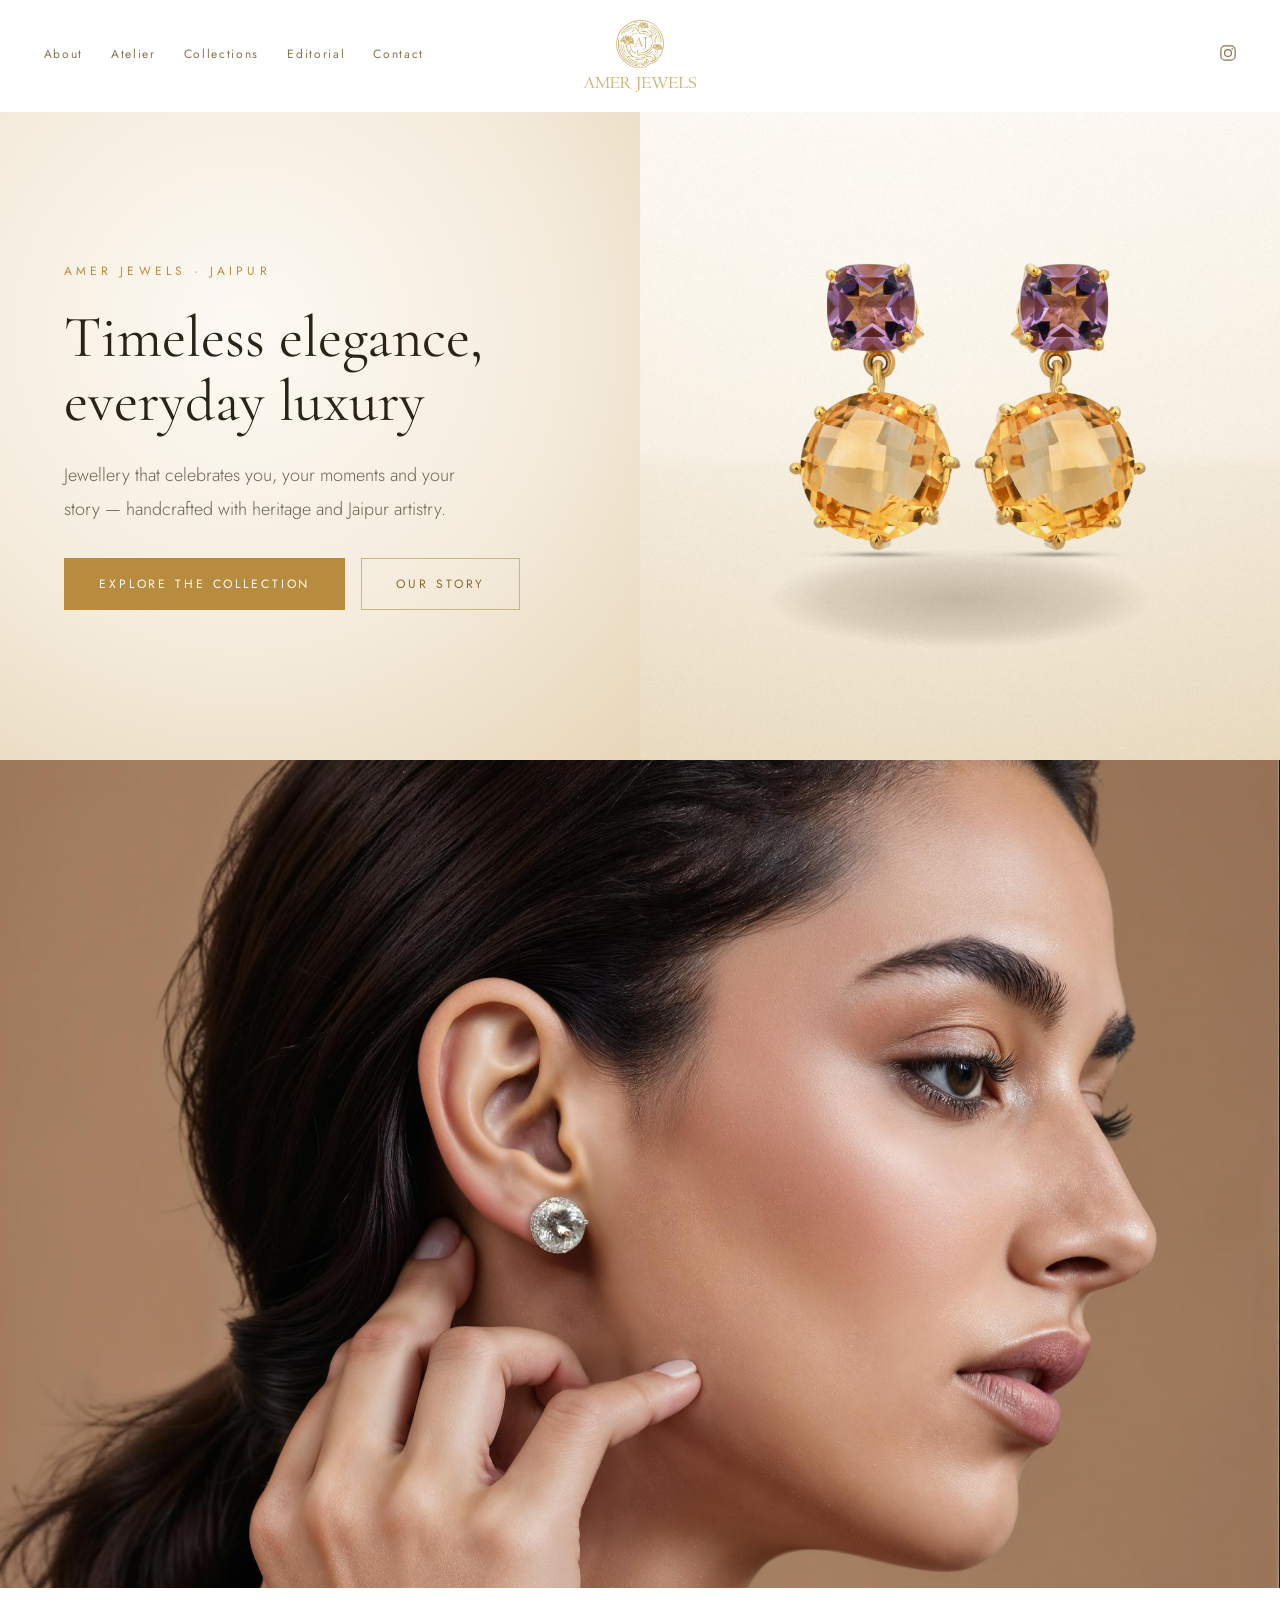
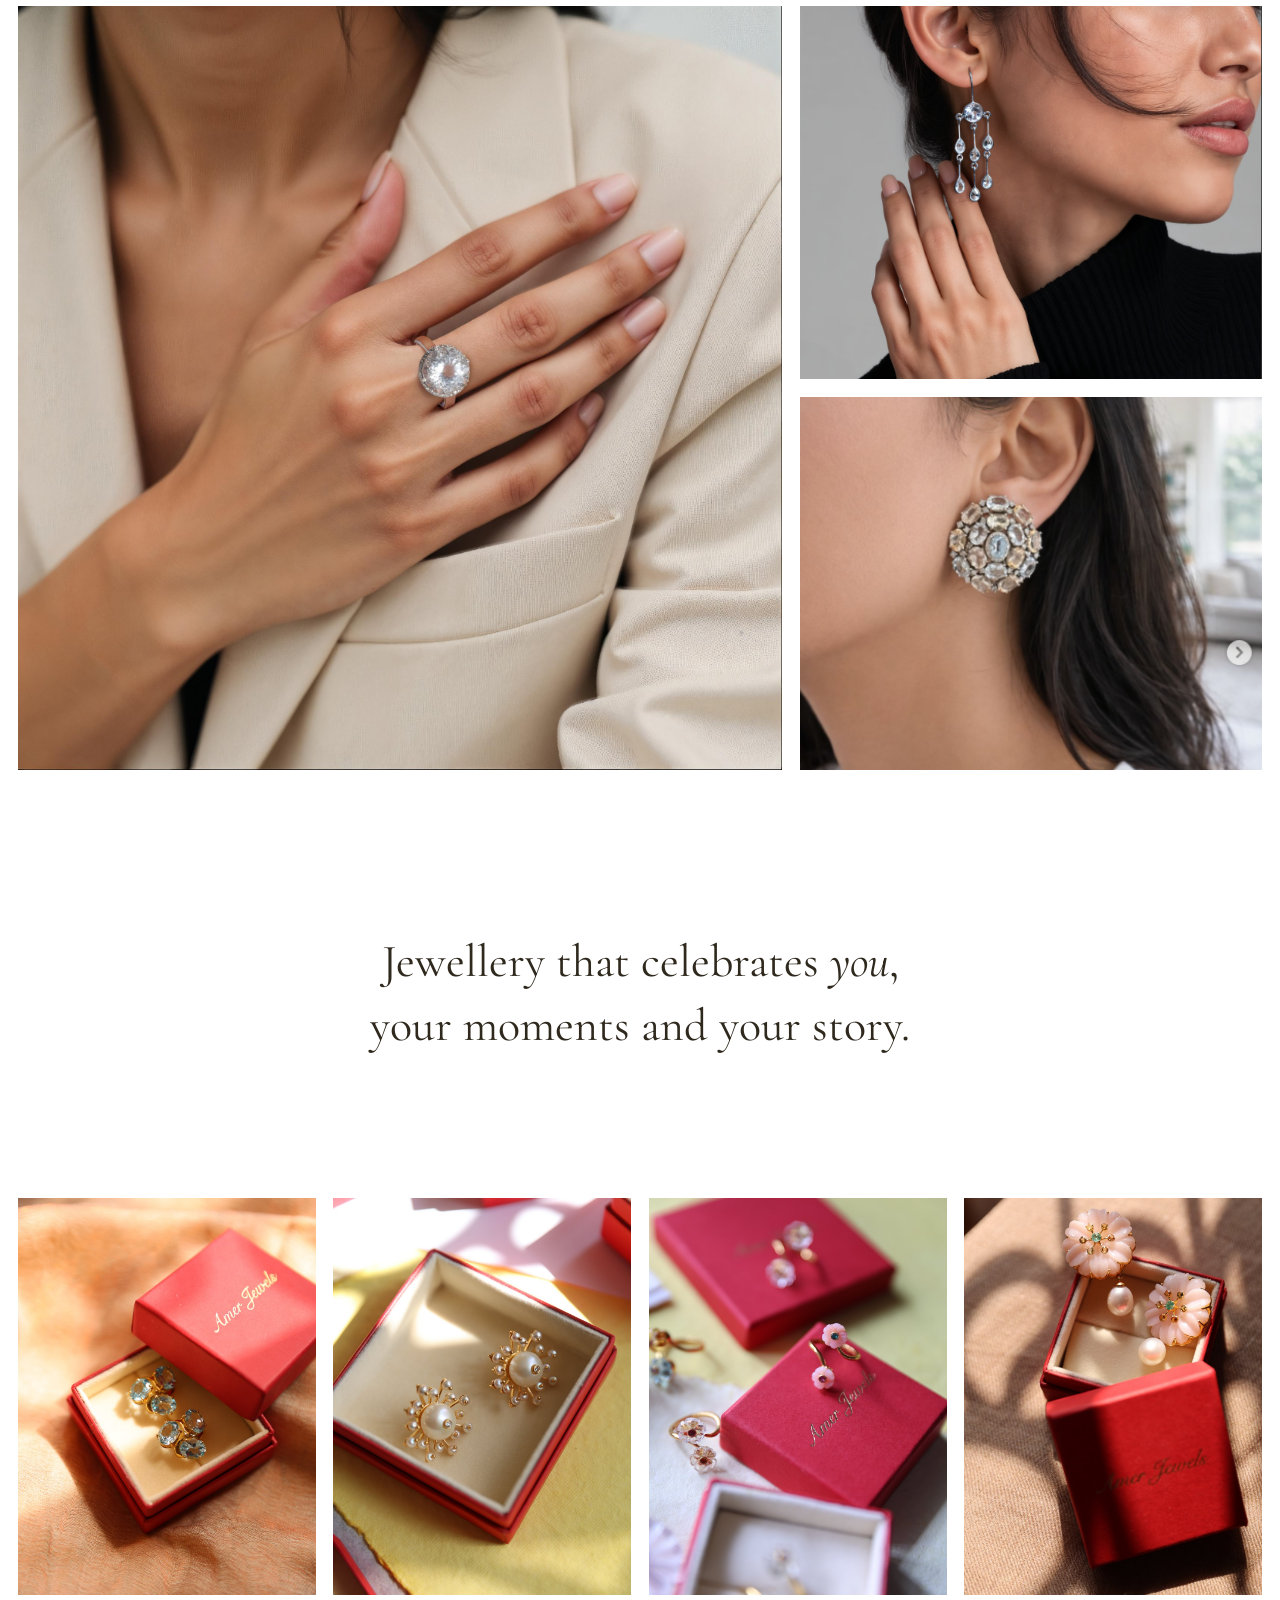
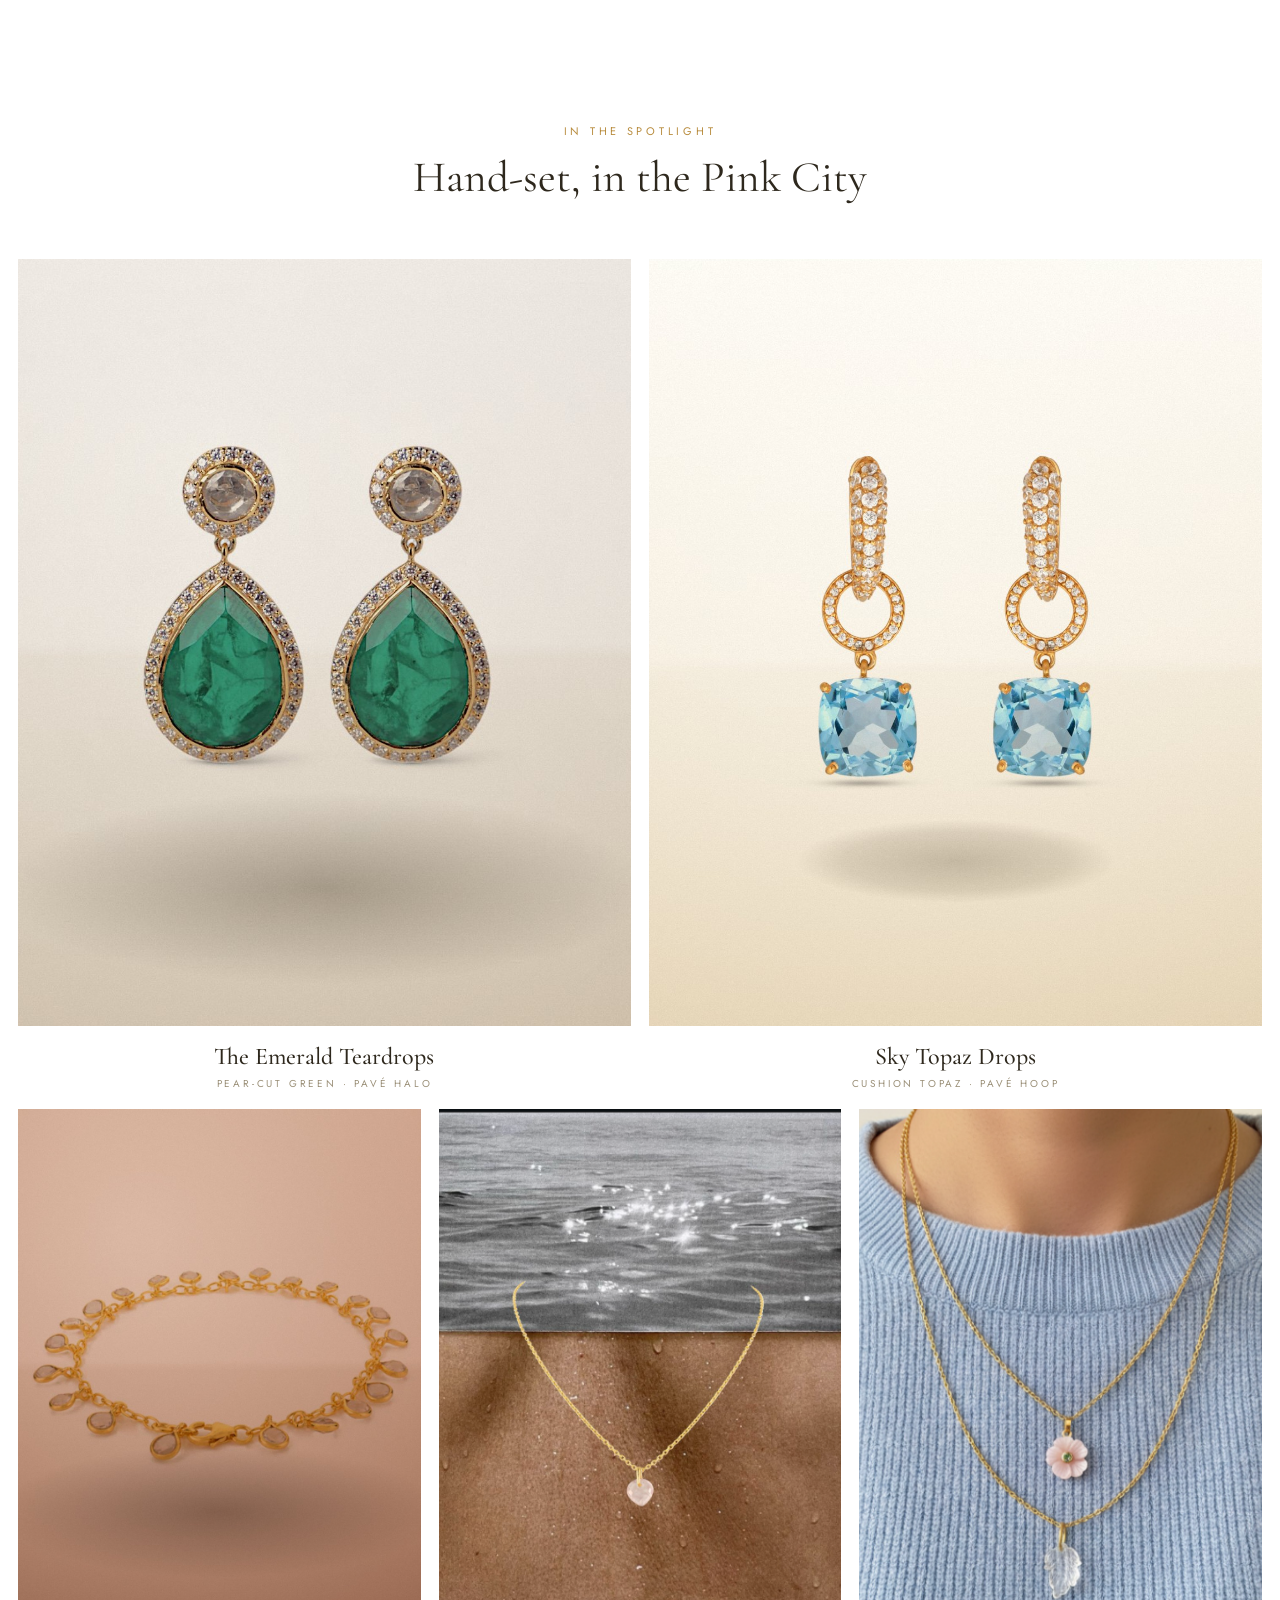
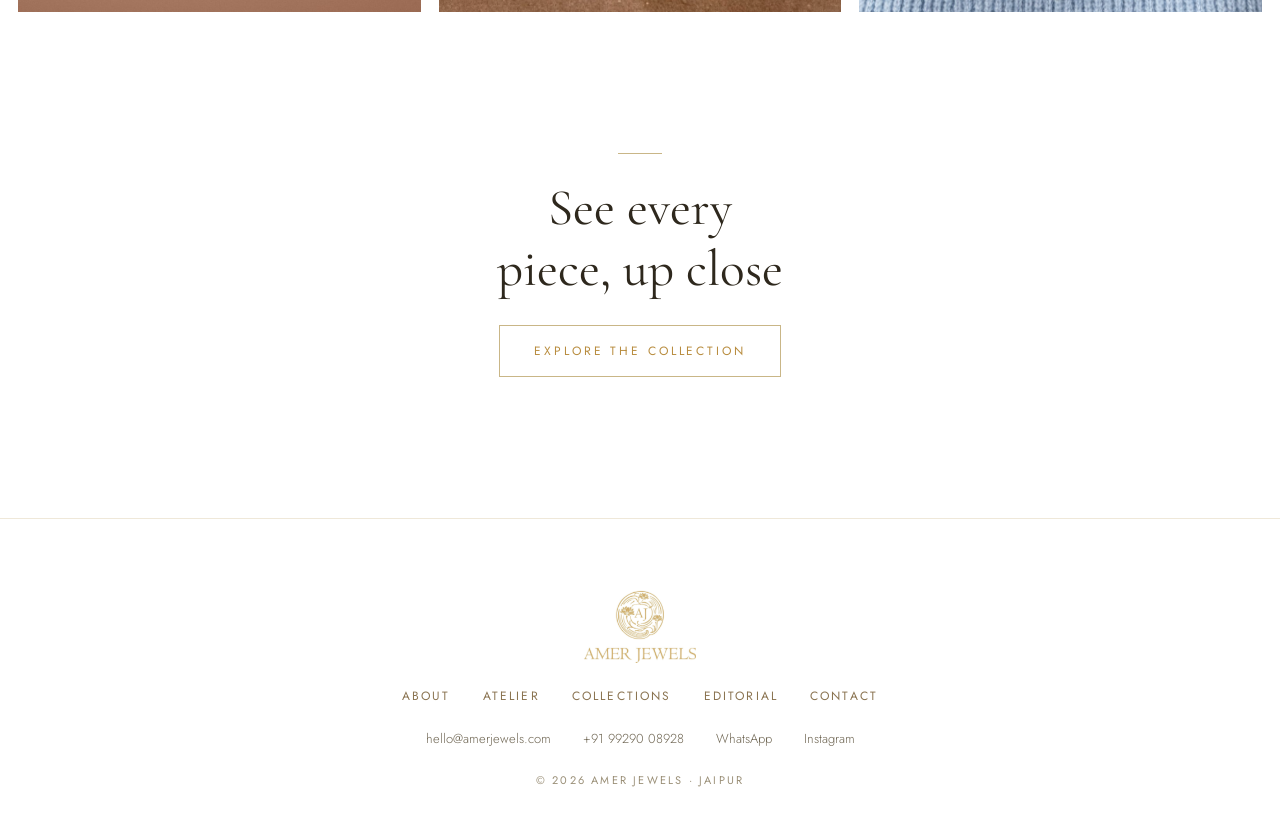
<file: index.html>
<!DOCTYPE html>
<html lang="en">
<head>
  <meta charset="utf-8">
  <meta name="viewport" content="width=device-width, initial-scale=1">
  <title>Amer Jewels — Handmade Gemstone Jewellery from Jaipur</title>
  <meta name="description" content="Gemstone jewellery handmade in Jaipur. Hand-carved flowers, fantasy-cut stones and heritage goldsmithing — pieces designed to be worn and treasured every day.">
  <link rel="canonical" href="https://amerjewels.com/">
  <link rel="icon" href="/favicon.ico" sizes="any">
  <link rel="icon" type="image/png" href="/favicon-32x32.png" sizes="32x32">
  <link rel="icon" type="image/png" href="/favicon-16x16.png" sizes="16x16">
  <link rel="apple-touch-icon" href="/apple-touch-icon.png">
  <meta property="og:type" content="website">
  <meta property="og:site_name" content="Amer Jewels">
  <meta property="og:title" content="Amer Jewels — Handmade Gemstone Jewellery from Jaipur">
  <meta property="og:description" content="Gemstone jewellery handmade in Jaipur. Hand-carved flowers, fantasy-cut stones and heritage goldsmithing — pieces designed to be worn and treasured every day.">
  <meta property="og:url" content="https://amerjewels.com/">
  <meta property="og:image" content="https://amerjewels.com/images/og-share.jpg">
  <meta property="og:image:width" content="1200">
  <meta property="og:image:height" content="630">
  <meta name="twitter:card" content="summary_large_image">
  <meta name="twitter:title" content="Amer Jewels — Handmade Gemstone Jewellery from Jaipur">
  <meta name="twitter:description" content="Gemstone jewellery handmade in Jaipur. Hand-carved flowers, fantasy-cut stones and heritage goldsmithing — pieces designed to be worn and treasured every day.">
  <meta name="twitter:image" content="https://amerjewels.com/images/og-share.jpg">
  <script type="application/ld+json">
  {
    "@context": "https://schema.org",
    "@graph": [
      {
        "@type": "JewelryStore",
        "name": "Amer Jewels",
        "description": "Gemstone jewellery handmade in Jaipur",
        "url": "https://amerjewels.com",
        "logo": "https://amerjewels.com/images/logo.jpg",
        "email": "hello@amerjewels.com",
        "telephone": "+919929008928",
        "address": {
          "@type": "PostalAddress",
          "addressLocality": "Jaipur",
          "addressRegion": "Rajasthan",
          "addressCountry": "IN"
        },
        "contactPoint": [
          {
            "@type": "ContactPoint",
            "telephone": "+919929008928",
            "email": "hello@amerjewels.com",
            "contactType": "customer service",
            "availableLanguage": "English"
          }
        ],
        "sameAs": ["https://www.instagram.com/amerjewels"]
      },
      {
        "@type": "WebSite",
        "name": "Amer Jewels",
        "url": "https://amerjewels.com"
      }
    ]
  }
  </script>
  <link rel="preconnect" href="https://fonts.googleapis.com">
  <link rel="preconnect" href="https://fonts.gstatic.com" crossorigin>
  <link href="https://fonts.googleapis.com/css2?family=Cormorant+Garamond:ital,wght@0,400;0,500;0,600;1,400;1,500&family=Jost:wght@300;400;500&display=swap" rel="stylesheet">
  <link rel="stylesheet" href="css/style.css">
</head>
<body>

  <!-- HEADER -->
  <header class="site-header">
    <button class="hamburger" aria-label="Menu" aria-expanded="false">
      <svg width="22" height="22" viewBox="0 0 24 24" fill="none" stroke="currentColor" stroke-width="1.8"><path d="M3 7h18M3 12h18M3 17h18"/></svg>
    </button>
    <nav class="header-nav">
      <a href="about.html" class="nav-link">About</a>
      <a href="atelier.html" class="nav-link">Atelier</a>
      <a href="collections.html" class="nav-link">Collections</a>
      <a href="editorial.html" class="nav-link">Editorial</a>
      <a href="contact.html" class="nav-link">Contact</a>
    </nav>
    <a href="/" class="header-logo">
      <img src="images/logo.jpg" alt="Amer Jewels">
    </a>
    <div class="header-right">
      <a href="https://www.instagram.com/amerjewels" target="_blank" rel="noopener" aria-label="Instagram" class="ig-link">
        <svg width="18" height="18" viewBox="0 0 24 24" fill="none" stroke="currentColor" stroke-width="1.6"><rect x="2.5" y="2.5" width="19" height="19" rx="5.5"></rect><circle cx="12" cy="12" r="4.6"></circle><circle cx="17.6" cy="6.4" r="1.1" fill="currentColor" stroke="none"></circle></svg>
      </a>
    </div>
  </header>

  <main>

    <!-- Split hero: text panel + crossfading product shots -->
    <section style="display:flex; flex-wrap:wrap; align-items:stretch;">
      <div style="flex:1 1 420px; display:flex; flex-direction:column; justify-content:center; gap:26px; padding:clamp(52px,6vw,108px) clamp(28px,5vw,84px); background:radial-gradient(circle at 38% 34%, #FDFAF4 0%, #F4EBDB 55%, #E7D6B8 100%);">
        <div style="font-size:12px; letter-spacing:0.34em; text-transform:uppercase; color:#B88C3E;">Amer Jewels &middot; Jaipur</div>
        <h1 class="font-serif" style="font-weight:400; font-size:clamp(40px,4.6vw,72px); line-height:1.08; color:#2A2417; text-wrap:balance;">Timeless elegance, everyday luxury</h1>
        <p style="font-weight:300; font-size:clamp(15px,1.5vw,18px); line-height:1.85; color:#6E6552; max-width:42ch; text-wrap:pretty;">Jewellery that celebrates you, your moments and your story &mdash; handcrafted with heritage and Jaipur artistry.</p>
        <div style="display:flex; flex-wrap:wrap; gap:16px; margin-top:6px;">
          <a href="collections.html" class="btn-primary">Explore the collection</a>
          <a href="about.html" class="btn-outline" style="color:#8A6A28;">Our story</a>
        </div>
      </div>
      <div class="hero-carousel">
        <img data-hero src="images/hero-amethyst-citrine.jpg" alt="Amethyst and citrine drop earrings">
        <img data-hero src="images/hero-flower-pearl.jpg" alt="Carved pink flower earrings with pearl drops">
        <img data-hero src="images/hero-cuff.jpg" alt="Carved flower and jade cuff bracelet">
        <img data-hero src="images/hero-leaf.jpg" alt="Carved citrine leaf pendant">
      </div>
    </section>

    <!-- Full-bleed model, parallax -->
    <section class="parallax-section">
      <img src="images/model-stud.jpg" alt="Halo stud earrings">
    </section>

    <!-- Asymmetric grid: tall tile + stacked pair -->
    <section data-reveal style="display:flex; flex-wrap:wrap; gap:clamp(10px,1.4vw,18px); padding:clamp(10px,1.4vw,18px);">
      <a href="collections.html" style="flex:2 1 360px; overflow:hidden; display:block;">
        <img src="images/ring-hand.jpg" alt="Crystal halo ring" class="img-zoom" style="width:100%; height:100%; min-height:420px; object-fit:cover;">
      </a>
      <div style="flex:1 1 260px; display:flex; flex-direction:column; gap:clamp(10px,1.4vw,18px);">
        <a href="collections.html" style="flex:1 1 0; overflow:hidden; display:block;">
          <img src="images/model-chandelier.png" alt="Chandelier drop earrings" class="img-zoom" style="width:100%; height:100%; min-height:210px; object-fit:cover; object-position:center 12%;">
        </a>
        <a href="collections.html" style="flex:1 1 0; overflow:hidden; display:block;">
          <img src="images/stud-cluster.png" alt="Crystal cluster studs" class="img-zoom" style="width:100%; height:100%; min-height:210px; object-fit:cover; object-position:center 30%;">
        </a>
      </div>
    </section>

    <!-- Quiet single line -->
    <section data-reveal style="display:flex; justify-content:center; text-align:center; padding:clamp(72px,11vw,150px) 24px;">
      <div class="font-serif" style="font-weight:400; font-size:clamp(26px,3.6vw,46px); line-height:1.4; max-width:26ch; color:#2E281D; text-wrap:balance;">Jewellery that celebrates <em>you</em>, your moments and your story.</div>
    </section>

    <!-- Portrait gallery: box shots -->
    <section data-reveal style="display:grid; grid-template-columns:repeat(auto-fit, minmax(min(240px,100%),1fr)); gap:clamp(10px,1.4vw,18px); padding:0 clamp(10px,1.4vw,18px);">
      <a href="collections.html" style="overflow:hidden; display:block;">
        <img src="images/box-carved-drops.jpg" alt="Carved pink flower drop earrings" class="img-zoom" style="width:100%; aspect-ratio:3/4; object-fit:cover;">
      </a>
      <a href="collections.html" style="overflow:hidden; display:block;">
        <img src="images/box-pearl-studs.jpg" alt="Pearl sunburst stud earrings" class="img-zoom" style="width:100%; aspect-ratio:3/4; object-fit:cover;">
      </a>
      <a href="collections.html" style="overflow:hidden; display:block;">
        <img src="images/box-flower-rings.jpg" alt="Carved flower rings" class="img-zoom" style="width:100%; aspect-ratio:3/4; object-fit:cover; object-position:center 40%;">
      </a>
      <a href="collections.html" style="overflow:hidden; display:block;">
        <img src="images/box-topaz.jpg" alt="Blue topaz cluster ring" class="img-zoom" style="width:100%; aspect-ratio:3/4; object-fit:cover;">
      </a>
    </section>

    <!-- Featured pair -->
    <section data-reveal style="display:flex; flex-direction:column; gap:clamp(32px,5vw,56px); padding:clamp(72px,10vw,130px) clamp(10px,1.4vw,18px) clamp(10px,1.4vw,18px);">
      <div style="display:flex; flex-direction:column; align-items:center; gap:12px; text-align:center;">
        <div class="section-label">In the spotlight</div>
        <div class="font-serif" style="font-weight:400; font-size:clamp(26px,3.4vw,44px); line-height:1.2; color:#2E281D; text-wrap:balance;">Hand-set, in the Pink City</div>
      </div>
      <div style="display:grid; grid-template-columns:repeat(auto-fit, minmax(min(300px,100%),1fr)); gap:clamp(10px,1.4vw,18px);">
        <a href="collections.html" style="text-decoration:none; display:flex; flex-direction:column; gap:16px;">
          <div style="overflow:hidden;">
            <img src="images/earrings-emerald-v3.jpg" alt="Emerald teardrop earrings" class="img-zoom" style="width:100%; aspect-ratio:4/5; object-fit:cover;">
          </div>
          <div style="display:flex; flex-direction:column; align-items:center; gap:5px; text-align:center;">
            <div class="font-serif" style="font-size:24px; font-weight:500; color:#2E281D;">The Emerald Teardrops</div>
            <div style="font-size:10px; letter-spacing:0.28em; text-transform:uppercase; color:#9A8F77;">Pear-cut green &middot; Pav&eacute; halo</div>
          </div>
        </a>
        <a href="collections.html" style="text-decoration:none; display:flex; flex-direction:column; gap:16px;">
          <div style="overflow:hidden;">
            <img src="images/hero-topaz-drops.jpg" alt="Blue topaz drop earrings with pavé hoops" class="img-zoom" style="width:100%; aspect-ratio:4/5; object-fit:cover;">
          </div>
          <div style="display:flex; flex-direction:column; align-items:center; gap:5px; text-align:center;">
            <div class="font-serif" style="font-size:24px; font-weight:500; color:#2E281D;">Sky Topaz Drops</div>
            <div style="font-size:10px; letter-spacing:0.28em; text-transform:uppercase; color:#9A8F77;">Cushion topaz &middot; Pav&eacute; hoop</div>
          </div>
        </a>
      </div>
    </section>

    <!-- 3-up product grid -->
    <section data-reveal style="display:grid; grid-template-columns:repeat(auto-fit, minmax(min(260px,100%),1fr)); gap:clamp(10px,1.4vw,18px); padding:0 clamp(10px,1.4vw,18px);">
      <a href="collections.html" style="overflow:hidden; display:block;">
        <img src="images/bracelet-v3.jpg" alt="Crystal drop bracelet" class="img-zoom" style="width:100%; aspect-ratio:4/5; object-fit:cover;">
      </a>
      <a href="collections.html" style="overflow:hidden; display:block;">
        <img src="images/necklace-sea.png" alt="Rose quartz pendant" class="img-zoom" style="width:100%; aspect-ratio:4/5; object-fit:cover;">
      </a>
      <a href="collections.html" style="overflow:hidden; display:block;">
        <img src="images/necklaces-layered.png" alt="Carved blossom layered necklaces" class="img-zoom" style="width:100%; aspect-ratio:4/5; object-fit:cover;">
      </a>
    </section>

    <!-- Closing invitation -->
    <section data-reveal style="display:flex; flex-direction:column; align-items:center; gap:24px; text-align:center; padding:clamp(80px,11vw,160px) 24px;">
      <div class="divider" style="width:44px;"></div>
      <div class="font-serif" style="font-weight:400; font-size:clamp(30px,4vw,52px); line-height:1.2; max-width:18ch; color:#2E281D; text-wrap:balance;">See every piece, up close</div>
      <a href="collections.html" class="btn-outline">Explore the collection</a>
    </section>

  </main>

  <!-- FOOTER -->
  <footer class="site-footer">
    <img src="images/logo.jpg" alt="Amer Jewels" class="footer-logo">
    <nav class="footer-nav">
      <a href="about.html" class="footer-link">About</a>
      <a href="atelier.html" class="footer-link">Atelier</a>
      <a href="collections.html" class="footer-link">Collections</a>
      <a href="editorial.html" class="footer-link">Editorial</a>
      <a href="contact.html" class="footer-link">Contact</a>
    </nav>
    <div class="footer-contact">
      <a href="mailto:hello@amerjewels.com">hello@amerjewels.com</a>
      <a href="tel:+919929008928">+91 99290 08928</a>
      <a href="https://wa.me/919929008928" target="_blank" rel="noopener">WhatsApp</a>
      <a href="https://www.instagram.com/amerjewels" target="_blank" rel="noopener">Instagram</a>
    </div>
    <div class="footer-copy">&copy; 2026 Amer Jewels &middot; Jaipur</div>
  </footer>

  <script src="js/main.js"></script>
</body>
</html>
</file>
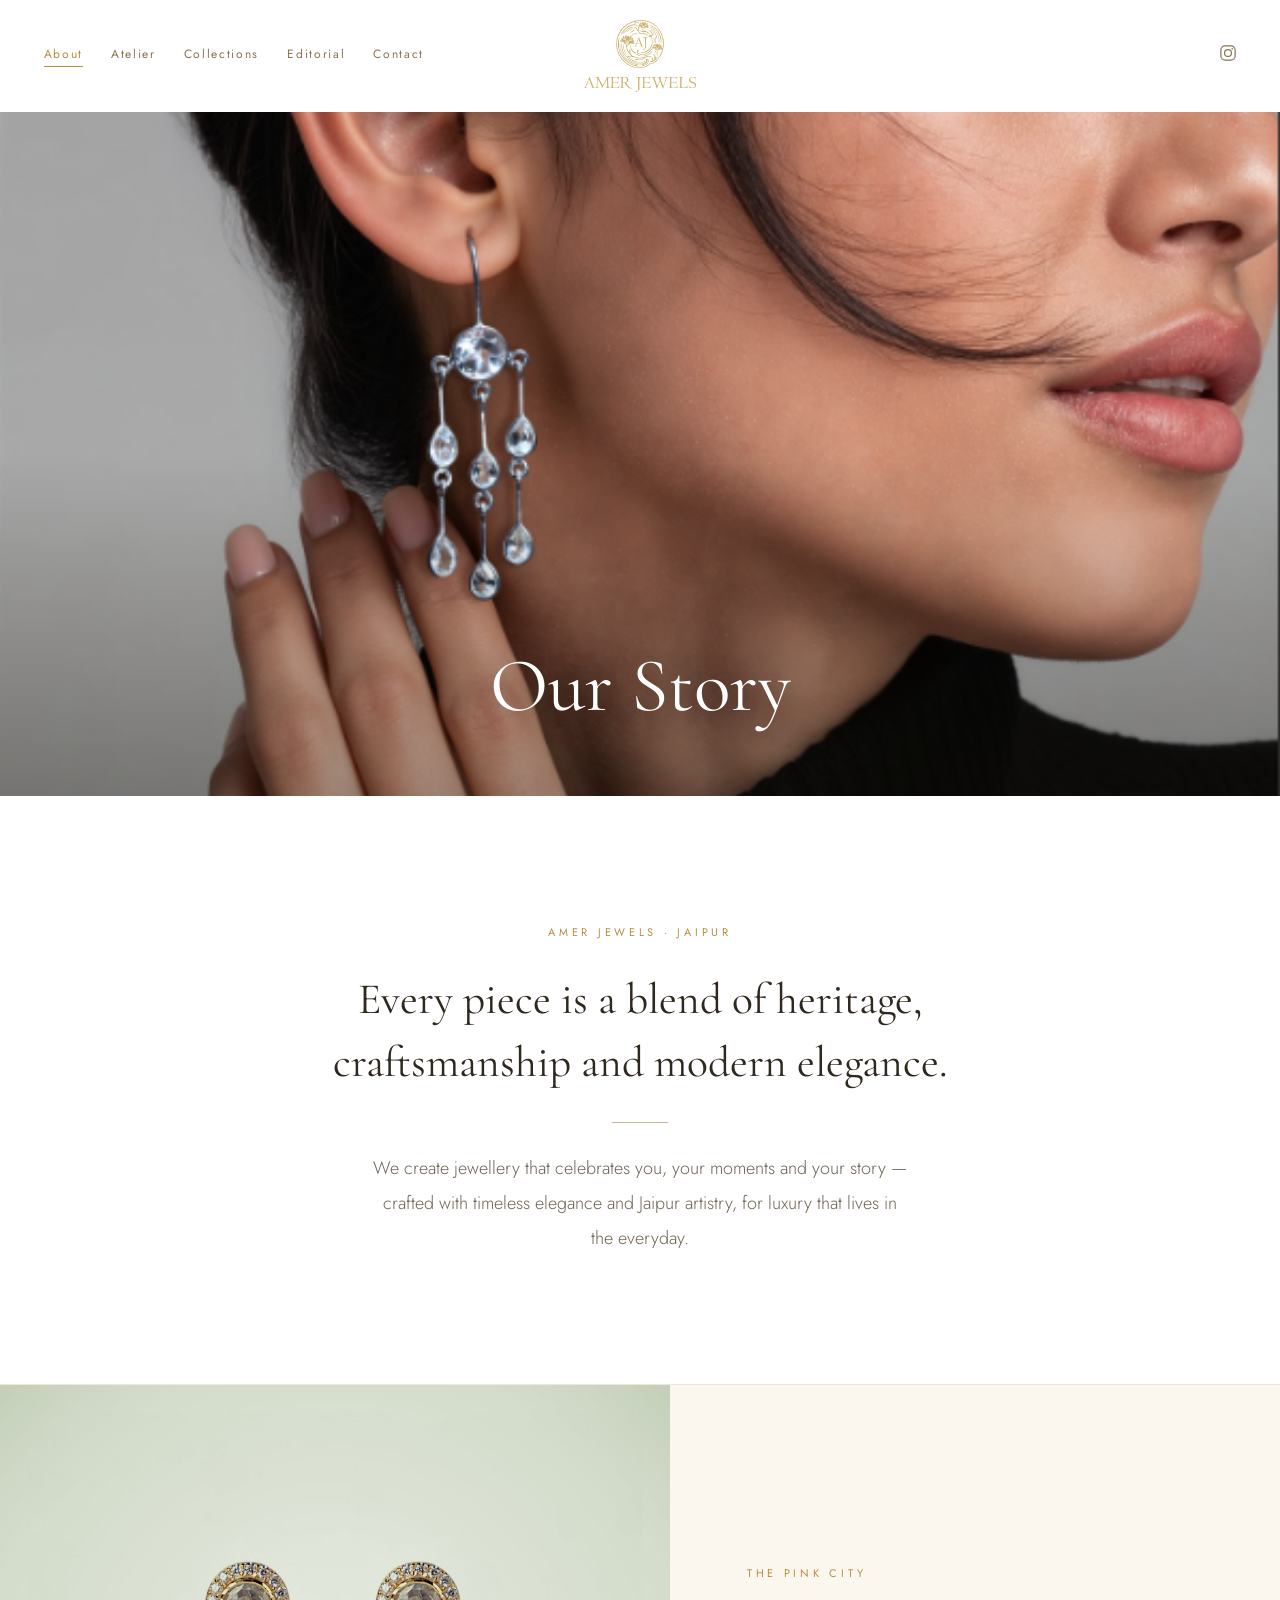
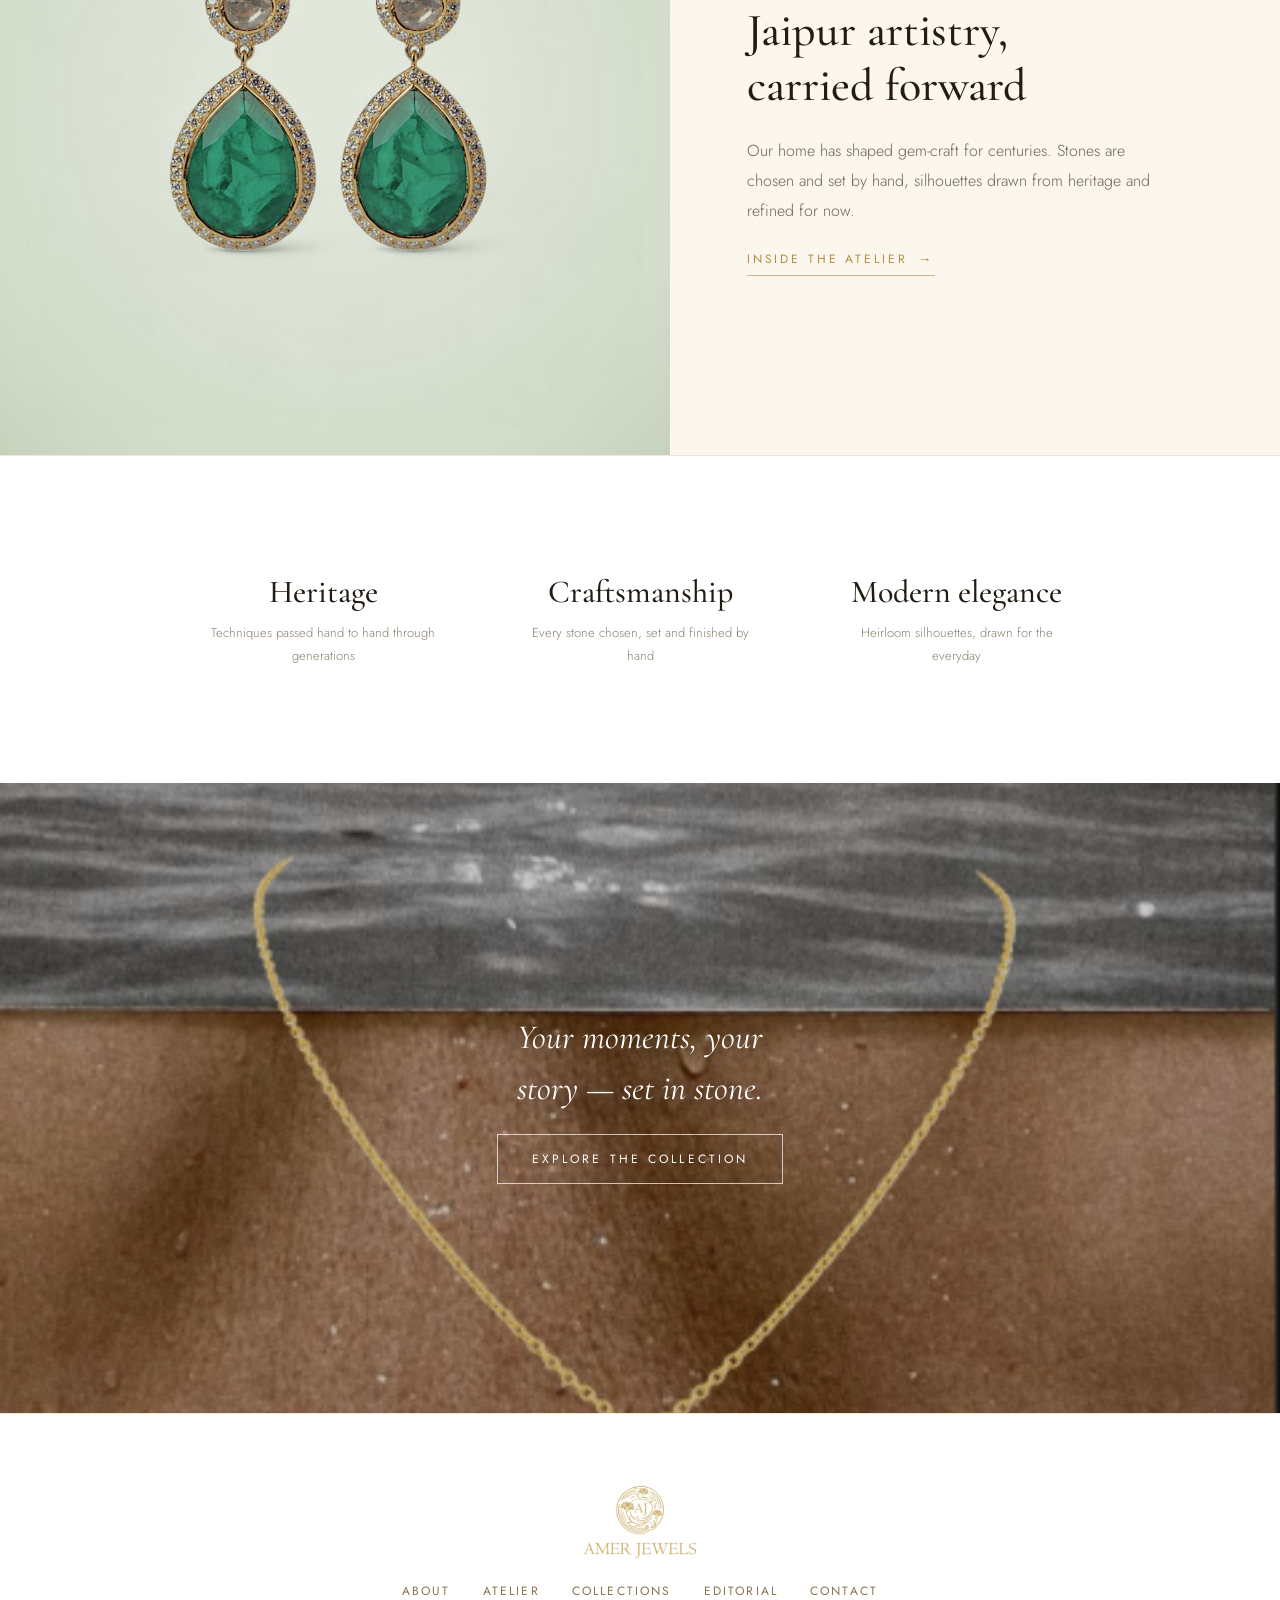
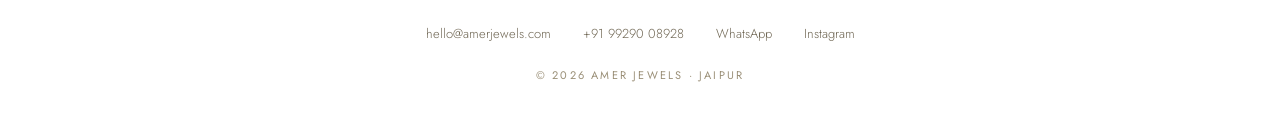
<file: about.html>
<!DOCTYPE html>
<html lang="en">
<head>
  <meta charset="utf-8">
  <meta name="viewport" content="width=device-width, initial-scale=1">
  <title>Our Story — Amer Jewels · Jaipur Gemstone Jewellery</title>
  <meta name="description" content="From a family workshop in Jaipur to wrists and ears worldwide. The story behind Amer Jewels — heritage gemstone jewellery, handmade with modern intent.">
  <link rel="canonical" href="https://amerjewels.com/about.html">
  <link rel="icon" href="/favicon.ico" sizes="any">
  <link rel="icon" type="image/png" href="/favicon-32x32.png" sizes="32x32">
  <link rel="icon" type="image/png" href="/favicon-16x16.png" sizes="16x16">
  <link rel="apple-touch-icon" href="/apple-touch-icon.png">
  <meta property="og:type" content="website">
  <meta property="og:site_name" content="Amer Jewels">
  <meta property="og:title" content="Our Story — Amer Jewels · Jaipur Gemstone Jewellery">
  <meta property="og:description" content="From a family workshop in Jaipur to wrists and ears worldwide. The story behind Amer Jewels — heritage gemstone jewellery, handmade with modern intent.">
  <meta property="og:url" content="https://amerjewels.com/about.html">
  <meta property="og:image" content="https://amerjewels.com/images/og-share.jpg">
  <meta property="og:image:width" content="1200">
  <meta property="og:image:height" content="630">
  <meta name="twitter:card" content="summary_large_image">
  <meta name="twitter:title" content="Our Story — Amer Jewels · Jaipur Gemstone Jewellery">
  <meta name="twitter:description" content="From a family workshop in Jaipur to wrists and ears worldwide. The story behind Amer Jewels — heritage gemstone jewellery, handmade with modern intent.">
  <meta name="twitter:image" content="https://amerjewels.com/images/og-share.jpg">
  <script type="application/ld+json">
  {
    "@context": "https://schema.org",
    "@type": "AboutPage",
    "name": "Our Story — Amer Jewels",
    "url": "https://amerjewels.com/about.html",
    "mainEntity": {
      "@type": "JewelryStore",
      "name": "Amer Jewels",
      "url": "https://amerjewels.com"
    }
  }
  </script>
  <link rel="preconnect" href="https://fonts.googleapis.com">
  <link rel="preconnect" href="https://fonts.gstatic.com" crossorigin>
  <link href="https://fonts.googleapis.com/css2?family=Cormorant+Garamond:ital,wght@0,400;0,500;0,600;1,400;1,500&family=Jost:wght@300;400;500&display=swap" rel="stylesheet">
  <link rel="stylesheet" href="css/style.css">
</head>
<body>

  <!-- HEADER -->
  <header class="site-header">
    <button class="hamburger" aria-label="Menu" aria-expanded="false">
      <svg width="22" height="22" viewBox="0 0 24 24" fill="none" stroke="currentColor" stroke-width="1.8"><path d="M3 7h18M3 12h18M3 17h18"/></svg>
    </button>
    <nav class="header-nav">
      <a href="about.html" class="nav-link active">About</a>
      <a href="atelier.html" class="nav-link">Atelier</a>
      <a href="collections.html" class="nav-link">Collections</a>
      <a href="editorial.html" class="nav-link">Editorial</a>
      <a href="contact.html" class="nav-link">Contact</a>
    </nav>
    <a href="/" class="header-logo"><img src="images/logo.jpg" alt="Amer Jewels"></a>
    <div class="header-right">
      <a href="https://www.instagram.com/amerjewels" target="_blank" rel="noopener" aria-label="Instagram" class="ig-link">
        <svg width="18" height="18" viewBox="0 0 24 24" fill="none" stroke="currentColor" stroke-width="1.6"><rect x="2.5" y="2.5" width="19" height="19" rx="5.5"></rect><circle cx="12" cy="12" r="4.6"></circle><circle cx="17.6" cy="6.4" r="1.1" fill="currentColor" stroke="none"></circle></svg>
      </a>
    </div>
  </header>

  <main>

    <!-- Hero -->
    <section style="position:relative;" class="fade-up">
      <img src="images/model-chandelier.png" alt="Chandelier drop earrings" style="width:100%; height:clamp(420px,76vh,760px); object-fit:cover; object-position:center 14%;">
      <div style="position:absolute; inset:0; display:flex; align-items:flex-end; justify-content:center; padding:clamp(32px,5vw,64px) 24px; background:linear-gradient(180deg, rgba(20,15,8,0) 50%, rgba(20,15,8,0.35) 100%);">
        <h1 class="font-serif" style="font-weight:400; font-size:clamp(40px,6vw,76px); color:#FFFFFF; margin:0; text-shadow:0 2px 28px rgba(30,20,8,0.5);">Our Story</h1>
      </div>
    </section>

    <!-- Manifesto -->
    <section style="display:flex; flex-direction:column; align-items:center; gap:28px; text-align:center; padding:clamp(72px,10vw,140px) 24px;">
      <div class="section-label">Amer Jewels &middot; Jaipur</div>
      <div class="font-serif" style="font-weight:400; font-size:clamp(26px,3.4vw,44px); line-height:1.45; max-width:34ch; color:#2E281D; text-wrap:balance;">Every piece is a blend of heritage, craftsmanship and modern elegance.</div>
      <div class="divider"></div>
      <p style="font-weight:300; font-size:clamp(16px,1.6vw,18px); line-height:1.95; color:#6E6552; max-width:56ch; text-wrap:pretty;">We create jewellery that celebrates you, your moments and your story — crafted with timeless elegance and Jaipur artistry, for luxury that lives in the everyday.</p>
    </section>

    <!-- Split: image + heritage -->
    <section style="display:flex; flex-wrap:wrap; align-items:stretch; background:#FBF7EE; border-top:1px solid #EFE8D9; border-bottom:1px solid #EFE8D9;">
      <div style="flex:1 1 440px; min-height:380px;">
        <img src="images/earrings-emerald-sage.jpg" alt="Emerald teardrop earrings" style="width:100%; height:100%; object-fit:cover;">
      </div>
      <div style="flex:1 1 380px; display:flex; flex-direction:column; justify-content:center; gap:22px; padding:clamp(40px,6vw,96px);">
        <div class="section-label">The Pink City</div>
        <h2 class="font-serif" style="font-weight:500; font-size:clamp(30px,3.6vw,46px); line-height:1.2; text-wrap:balance;">Jaipur artistry, carried forward</h2>
        <p style="font-weight:300; font-size:16px; line-height:1.9; color:#6E6552; max-width:46ch; text-wrap:pretty;">Our home has shaped gem-craft for centuries. Stones are chosen and set by hand, silhouettes drawn from heritage and refined for now.</p>
        <a href="atelier.html" class="link-arrow">Inside the atelier <span style="font-size:14px;">&rarr;</span></a>
      </div>
    </section>

    <!-- Three values -->
    <section style="display:flex; flex-wrap:wrap; justify-content:center; gap:clamp(32px,6vw,96px); text-align:center; padding:clamp(64px,9vw,120px) 24px;">
      <div style="display:flex; flex-direction:column; align-items:center; gap:10px; flex:0 1 240px;">
        <div class="font-serif" style="font-size:clamp(24px,2.6vw,32px); font-weight:500;">Heritage</div>
        <div style="font-size:13px; font-weight:300; line-height:1.8; color:#8A8071;">Techniques passed hand to hand through generations</div>
      </div>
      <div style="display:flex; flex-direction:column; align-items:center; gap:10px; flex:0 1 240px;">
        <div class="font-serif" style="font-size:clamp(24px,2.6vw,32px); font-weight:500;">Craftsmanship</div>
        <div style="font-size:13px; font-weight:300; line-height:1.8; color:#8A8071;">Every stone chosen, set and finished by hand</div>
      </div>
      <div style="display:flex; flex-direction:column; align-items:center; gap:10px; flex:0 1 240px;">
        <div class="font-serif" style="font-size:clamp(24px,2.6vw,32px); font-weight:500;">Modern elegance</div>
        <div style="font-size:13px; font-weight:300; line-height:1.8; color:#8A8071;">Heirloom silhouettes, drawn for the everyday</div>
      </div>
    </section>

    <!-- Closing image + invitation -->
    <section style="position:relative;">
      <img src="images/necklace-sea.png" alt="Rose quartz pendant" style="width:100%; height:clamp(380px,70vh,680px); object-fit:cover;">
      <div style="position:absolute; inset:0; display:flex; flex-direction:column; align-items:center; justify-content:center; gap:20px; text-align:center; padding:24px; background:rgba(25,18,10,0.22);">
        <div class="font-serif" style="font-style:italic; font-size:clamp(22px,2.8vw,34px); color:#FFFFFF; max-width:30ch; line-height:1.5; text-shadow:0 1px 20px rgba(30,20,8,0.5); text-wrap:balance;">Your moments, your story — set in stone.</div>
        <a href="collections.html" class="btn-ghost">Explore the collection</a>
      </div>
    </section>

  </main>

  <footer class="site-footer">
    <img src="images/logo.jpg" alt="Amer Jewels" class="footer-logo">
    <nav class="footer-nav">
      <a href="about.html" class="footer-link">About</a>
      <a href="atelier.html" class="footer-link">Atelier</a>
      <a href="collections.html" class="footer-link">Collections</a>
      <a href="editorial.html" class="footer-link">Editorial</a>
      <a href="contact.html" class="footer-link">Contact</a>
    </nav>
    <div class="footer-contact">
      <a href="mailto:hello@amerjewels.com">hello@amerjewels.com</a>
      <a href="tel:+919929008928">+91 99290 08928</a>
      <a href="https://wa.me/919929008928" target="_blank" rel="noopener">WhatsApp</a>
      <a href="https://www.instagram.com/amerjewels" target="_blank" rel="noopener">Instagram</a>
    </div>
    <div class="footer-copy">&copy; 2026 Amer Jewels &middot; Jaipur</div>
  </footer>

  <script src="js/main.js"></script>
</body>
</html>
</file>
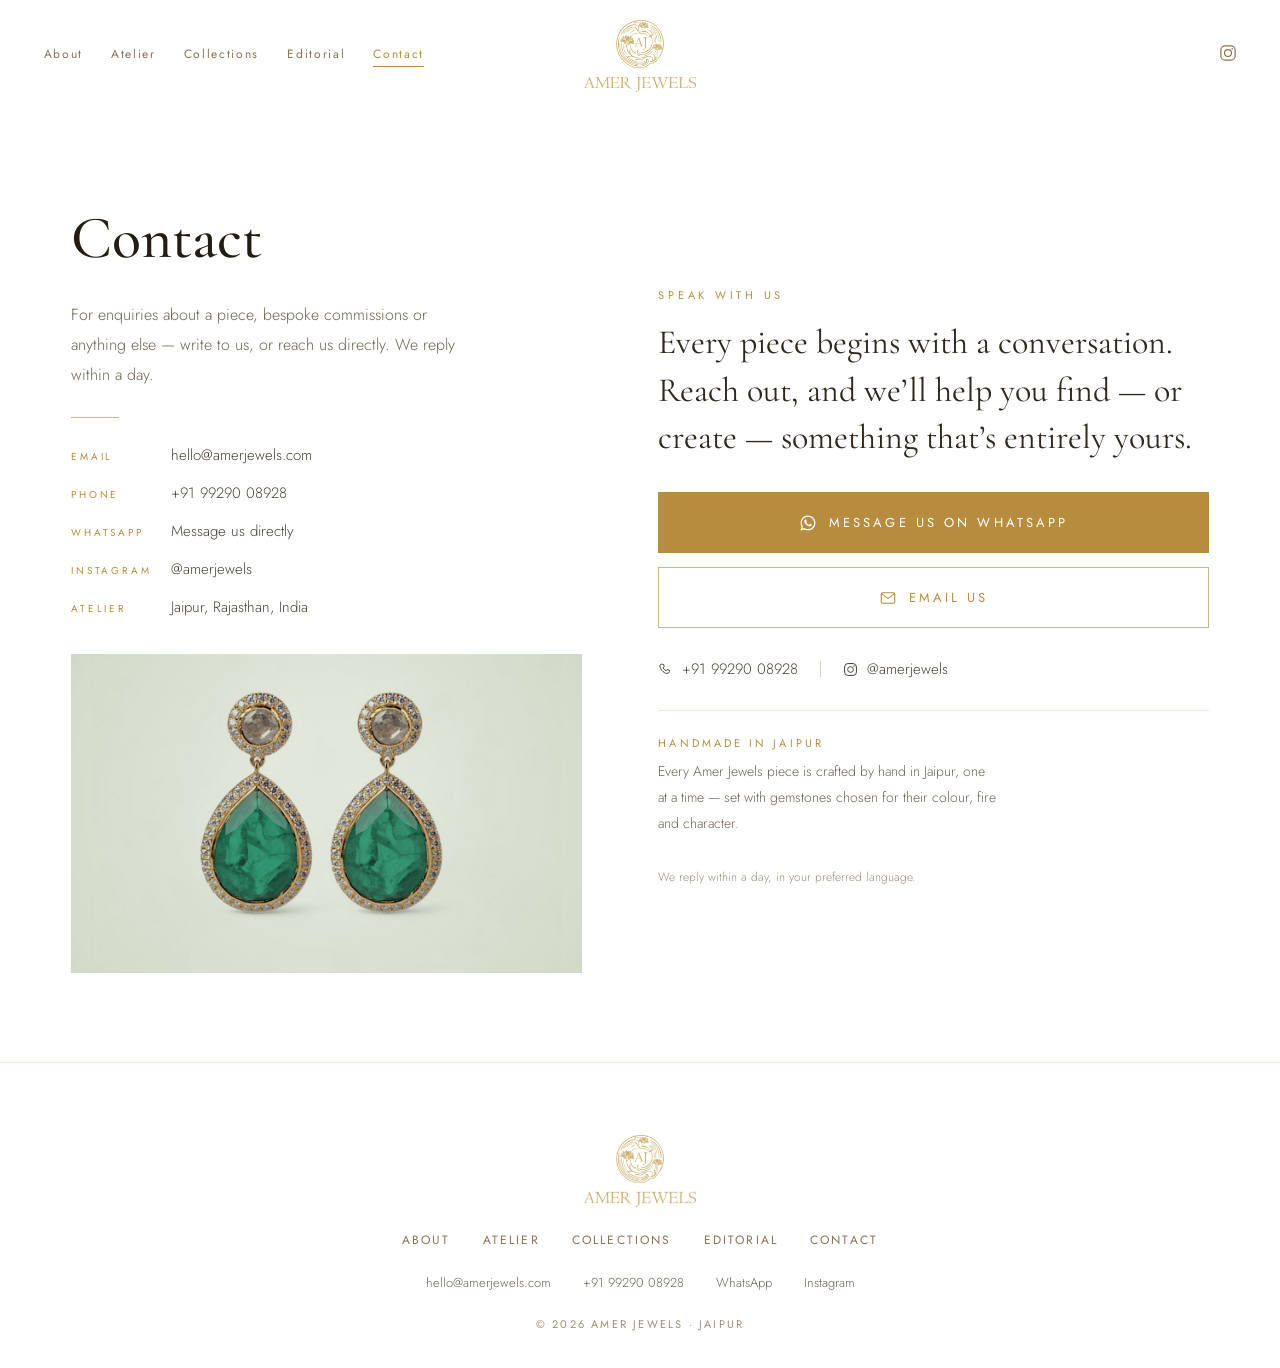
<file: contact.html>
<!DOCTYPE html>
<html lang="en">
<head>
  <meta charset="utf-8">
  <meta name="viewport" content="width=device-width, initial-scale=1">
  <title>Contact — Amer Jewels · Enquiries &amp; Commissions</title>
  <meta name="description" content="Get in touch with Amer Jewels. Enquire about a piece, request a bespoke commission or simply say hello. Based in Jaipur — we reply within a day.">
  <link rel="canonical" href="https://amerjewels.com/contact.html">
  <link rel="icon" href="/favicon.ico" sizes="any">
  <link rel="icon" type="image/png" href="/favicon-32x32.png" sizes="32x32">
  <link rel="icon" type="image/png" href="/favicon-16x16.png" sizes="16x16">
  <link rel="apple-touch-icon" href="/apple-touch-icon.png">
  <meta property="og:type" content="website">
  <meta property="og:site_name" content="Amer Jewels">
  <meta property="og:title" content="Contact — Amer Jewels · Enquiries &amp; Commissions">
  <meta property="og:description" content="Get in touch with Amer Jewels. Enquire about a piece, request a bespoke commission or simply say hello. Based in Jaipur — we reply within a day.">
  <meta property="og:url" content="https://amerjewels.com/contact.html">
  <meta property="og:image" content="https://amerjewels.com/images/og-share.jpg">
  <meta property="og:image:width" content="1200">
  <meta property="og:image:height" content="630">
  <meta name="twitter:card" content="summary_large_image">
  <meta name="twitter:title" content="Contact — Amer Jewels · Enquiries &amp; Commissions">
  <meta name="twitter:description" content="Get in touch with Amer Jewels. Enquire about a piece, request a bespoke commission or simply say hello. Based in Jaipur — we reply within a day.">
  <meta name="twitter:image" content="https://amerjewels.com/images/og-share.jpg">
  <script type="application/ld+json">
  {
    "@context": "https://schema.org",
    "@type": "ContactPage",
    "name": "Contact — Amer Jewels",
    "url": "https://amerjewels.com/contact.html",
    "mainEntity": {
      "@type": "JewelryStore",
      "name": "Amer Jewels",
      "email": "hello@amerjewels.com",
      "telephone": "+919929008928",
      "url": "https://amerjewels.com",
      "address": {
        "@type": "PostalAddress",
        "addressLocality": "Jaipur",
        "addressRegion": "Rajasthan",
        "addressCountry": "IN"
      }
    }
  }
  </script>
  <link rel="preconnect" href="https://fonts.googleapis.com">
  <link rel="preconnect" href="https://fonts.gstatic.com" crossorigin>
  <link href="https://fonts.googleapis.com/css2?family=Cormorant+Garamond:ital,wght@0,400;0,500;0,600;1,400;1,500&family=Jost:wght@300;400;500&display=swap" rel="stylesheet">
  <link rel="stylesheet" href="css/style.css">
</head>
<body>

  <header class="site-header">
    <button class="hamburger" aria-label="Menu" aria-expanded="false">
      <svg width="22" height="22" viewBox="0 0 24 24" fill="none" stroke="currentColor" stroke-width="1.8"><path d="M3 7h18M3 12h18M3 17h18"/></svg>
    </button>
    <nav class="header-nav">
      <a href="about.html" class="nav-link">About</a>
      <a href="atelier.html" class="nav-link">Atelier</a>
      <a href="collections.html" class="nav-link">Collections</a>
      <a href="editorial.html" class="nav-link">Editorial</a>
      <a href="contact.html" class="nav-link active">Contact</a>
    </nav>
    <a href="/" class="header-logo"><img src="images/logo.jpg" alt="Amer Jewels"></a>
    <div class="header-right">
      <a href="https://www.instagram.com/amerjewels" target="_blank" rel="noopener" aria-label="Instagram" class="ig-link">
        <svg width="18" height="18" viewBox="0 0 24 24" fill="none" stroke="currentColor" stroke-width="1.6"><rect x="2.5" y="2.5" width="19" height="19" rx="5.5"></rect><circle cx="12" cy="12" r="4.6"></circle><circle cx="17.6" cy="6.4" r="1.1" fill="currentColor" stroke="none"></circle></svg>
      </a>
    </div>
  </header>

  <main>

    <section style="display:flex; flex-wrap:wrap; gap:clamp(40px,6vw,96px); max-width:1240px; margin:0 auto; padding:clamp(48px,7vw,96px) clamp(24px,4vw,56px);">

      <!-- Info column -->
      <div style="flex:1 1 340px; display:flex; flex-direction:column; gap:26px;" class="fade-up">
        <h1 class="font-serif" style="font-weight:500; font-size:clamp(36px,5vw,60px);">Contact</h1>
        <p style="font-weight:300; font-size:16px; line-height:1.9; color:#6E6552; max-width:44ch; text-wrap:pretty;">For enquiries about a piece, bespoke commissions or anything else — write to us, or reach us directly. We reply within a day.</p>
        <div style="width:48px; height:1px; background:#C9B687;"></div>
        <div style="display:flex; flex-direction:column; gap:16px;">
          <a href="mailto:hello@amerjewels.com" style="display:flex; align-items:baseline; gap:14px; text-decoration:none; color:#4A4334; transition:color 0.3s;">
            <span style="font-size:10px; letter-spacing:0.28em; text-transform:uppercase; color:#B88C3E; width:86px; flex:0 0 auto;">Email</span>
            <span style="font-size:15px; font-weight:300;">hello@amerjewels.com</span>
          </a>
          <a href="tel:+919929008928" style="display:flex; align-items:baseline; gap:14px; text-decoration:none; color:#4A4334; transition:color 0.3s;">
            <span style="font-size:10px; letter-spacing:0.28em; text-transform:uppercase; color:#B88C3E; width:86px; flex:0 0 auto;">Phone</span>
            <span style="font-size:15px; font-weight:300;">+91 99290 08928</span>
          </a>
          <a href="https://wa.me/919929008928" target="_blank" rel="noopener" style="display:flex; align-items:baseline; gap:14px; text-decoration:none; color:#4A4334; transition:color 0.3s;">
            <span style="font-size:10px; letter-spacing:0.28em; text-transform:uppercase; color:#B88C3E; width:86px; flex:0 0 auto;">WhatsApp</span>
            <span style="font-size:15px; font-weight:300;">Message us directly</span>
          </a>
          <a href="https://www.instagram.com/amerjewels" target="_blank" rel="noopener" style="display:flex; align-items:baseline; gap:14px; text-decoration:none; color:#4A4334; transition:color 0.3s;">
            <span style="font-size:10px; letter-spacing:0.28em; text-transform:uppercase; color:#B88C3E; width:86px; flex:0 0 auto;">Instagram</span>
            <span style="font-size:15px; font-weight:300;">@amerjewels</span>
          </a>
          <div style="display:flex; align-items:baseline; gap:14px; color:#4A4334;">
            <span style="font-size:10px; letter-spacing:0.28em; text-transform:uppercase; color:#B88C3E; width:86px; flex:0 0 auto;">Atelier</span>
            <span style="font-size:15px; font-weight:300;">Jaipur, Rajasthan, India</span>
          </div>
        </div>
        <div style="overflow:hidden; margin-top:10px;">
          <img src="images/earrings-emerald-sage.jpg" alt="Emerald teardrop earrings" style="width:100%; aspect-ratio:16/10; object-fit:cover;">
        </div>
      </div>

      <!-- Direct contact panel -->
      <div style="flex:1 1 380px; display:flex; flex-direction:column; justify-content:center; gap:30px;" class="fade-up-delay">

        <div style="display:flex; flex-direction:column; gap:16px;">
          <div class="section-label">Speak with us</div>
          <p class="font-serif" style="font-weight:400; font-size:clamp(24px,2.8vw,34px); line-height:1.4; color:#2E281D; margin:0; text-wrap:balance;">Every piece begins with a conversation. Reach out, and we&rsquo;ll help you find &mdash; or create &mdash; something that&rsquo;s entirely yours.</p>
        </div>

        <div style="display:flex; flex-direction:column; gap:14px;">
          <a href="https://wa.me/919929008928" target="_blank" rel="noopener" class="btn-primary" style="display:flex; align-items:center; justify-content:center; gap:12px; padding:20px 28px; font-size:13px;">
            <svg width="18" height="18" viewBox="0 0 24 24" fill="currentColor" aria-hidden="true"><path d="M12.04 2C6.58 2 2.13 6.45 2.13 11.91c0 1.75.46 3.46 1.32 4.96L2 22l5.25-1.38c1.45.79 3.08 1.21 4.79 1.21 5.46 0 9.91-4.45 9.91-9.91C21.95 6.45 17.5 2 12.04 2Zm0 18.13c-1.53 0-3.03-.41-4.34-1.19l-.31-.18-3.11.82.83-3.03-.2-.32a8.2 8.2 0 0 1-1.26-4.35c0-4.54 3.7-8.23 8.24-8.23 4.54 0 8.23 3.69 8.23 8.23 0 4.54-3.69 8.24-8.23 8.24Zm4.52-6.16c-.25-.12-1.47-.72-1.69-.81-.23-.08-.39-.12-.56.13-.16.25-.64.81-.79.97-.14.17-.29.19-.54.06-.25-.12-1.05-.39-1.99-1.23-.74-.66-1.23-1.47-1.38-1.72-.14-.25-.02-.38.11-.51.11-.11.25-.29.37-.43.13-.15.17-.25.25-.42.08-.17.04-.31-.02-.43-.06-.12-.56-1.34-.76-1.84-.2-.48-.41-.42-.56-.42l-.48-.01c-.17 0-.43.06-.66.31-.23.25-.86.85-.86 2.07 0 1.22.89 2.4 1.01 2.56.12.17 1.75 2.67 4.24 3.74.59.26 1.05.41 1.41.52.59.19 1.13.16 1.56.1.48-.07 1.47-.6 1.68-1.18.21-.58.21-1.08.14-1.18-.06-.11-.22-.17-.47-.29Z"/></svg>
            Message us on WhatsApp
          </a>
          <a href="mailto:hello@amerjewels.com" class="btn-outline" style="display:flex; align-items:center; justify-content:center; gap:12px; padding:20px 28px; font-size:13px;">
            <svg width="18" height="18" viewBox="0 0 24 24" fill="none" stroke="currentColor" stroke-width="1.5" aria-hidden="true"><rect x="3" y="5" width="18" height="14" rx="2"></rect><path d="m3.5 6.5 8.5 6 8.5-6"></path></svg>
            Email us
          </a>
        </div>

        <div style="display:flex; flex-wrap:wrap; align-items:center; gap:10px 22px;">
          <a href="tel:+919929008928" style="display:inline-flex; align-items:center; gap:9px; text-decoration:none; color:#4A4334; font-size:15px; font-weight:300; transition:color 0.3s;">
            <svg width="15" height="15" viewBox="0 0 24 24" fill="none" stroke="currentColor" stroke-width="1.6" aria-hidden="true"><path d="M6.5 3.5 9 4l1 3.5-2 1.5a11 11 0 0 0 5 5l1.5-2 3.5 1 .5 2.5c0 1-1 2-2.5 2C12 21 3 12 3 6c0-1.5 1-2.5 2-2.5Z"/></svg>
            +91 99290 08928
          </a>
          <span style="width:1px; height:16px; background:#DCD0B4;"></span>
          <a href="https://instagram.com/amerjewels" target="_blank" rel="noopener" style="display:inline-flex; align-items:center; gap:9px; text-decoration:none; color:#4A4334; font-size:15px; font-weight:300; transition:color 0.3s;">
            <svg width="15" height="15" viewBox="0 0 24 24" fill="none" stroke="currentColor" stroke-width="1.6" aria-hidden="true"><rect x="2.5" y="2.5" width="19" height="19" rx="5.5"></rect><circle cx="12" cy="12" r="4.6"></circle><circle cx="17.6" cy="6.4" r="1.1" fill="currentColor" stroke="none"></circle></svg>
            @amerjewels
          </a>
        </div>

        <div style="border-top:1px solid #EFE8D9; padding-top:24px; display:flex; flex-direction:column; gap:8px;">
          <div style="font-size:11px; letter-spacing:0.28em; text-transform:uppercase; color:#B88C3E;">Handmade in Jaipur</div>
          <p style="font-size:14px; font-weight:300; line-height:1.85; color:#6E6552; margin:0; max-width:46ch; text-wrap:pretty;">Every Amer Jewels piece is crafted by hand in Jaipur, one at a time &mdash; set with gemstones chosen for their colour, fire and character.</p>
        </div>

        <div style="font-size:12px; font-weight:300; color:#9A8F77; line-height:1.7;">We reply within a day, in your preferred language.</div>
      </div>

    </section>

  </main>

  <footer class="site-footer">
    <img src="images/logo.jpg" alt="Amer Jewels" class="footer-logo">
    <nav class="footer-nav">
      <a href="about.html" class="footer-link">About</a>
      <a href="atelier.html" class="footer-link">Atelier</a>
      <a href="collections.html" class="footer-link">Collections</a>
      <a href="editorial.html" class="footer-link">Editorial</a>
      <a href="contact.html" class="footer-link">Contact</a>
    </nav>
    <div class="footer-contact">
      <a href="mailto:hello@amerjewels.com">hello@amerjewels.com</a>
      <a href="tel:+919929008928">+91 99290 08928</a>
      <a href="https://wa.me/919929008928" target="_blank" rel="noopener">WhatsApp</a>
      <a href="https://www.instagram.com/amerjewels" target="_blank" rel="noopener">Instagram</a>
    </div>
    <div class="footer-copy">&copy; 2026 Amer Jewels &middot; Jaipur</div>
  </footer>

  <script src="js/main.js"></script>
</body>
</html>
</file>
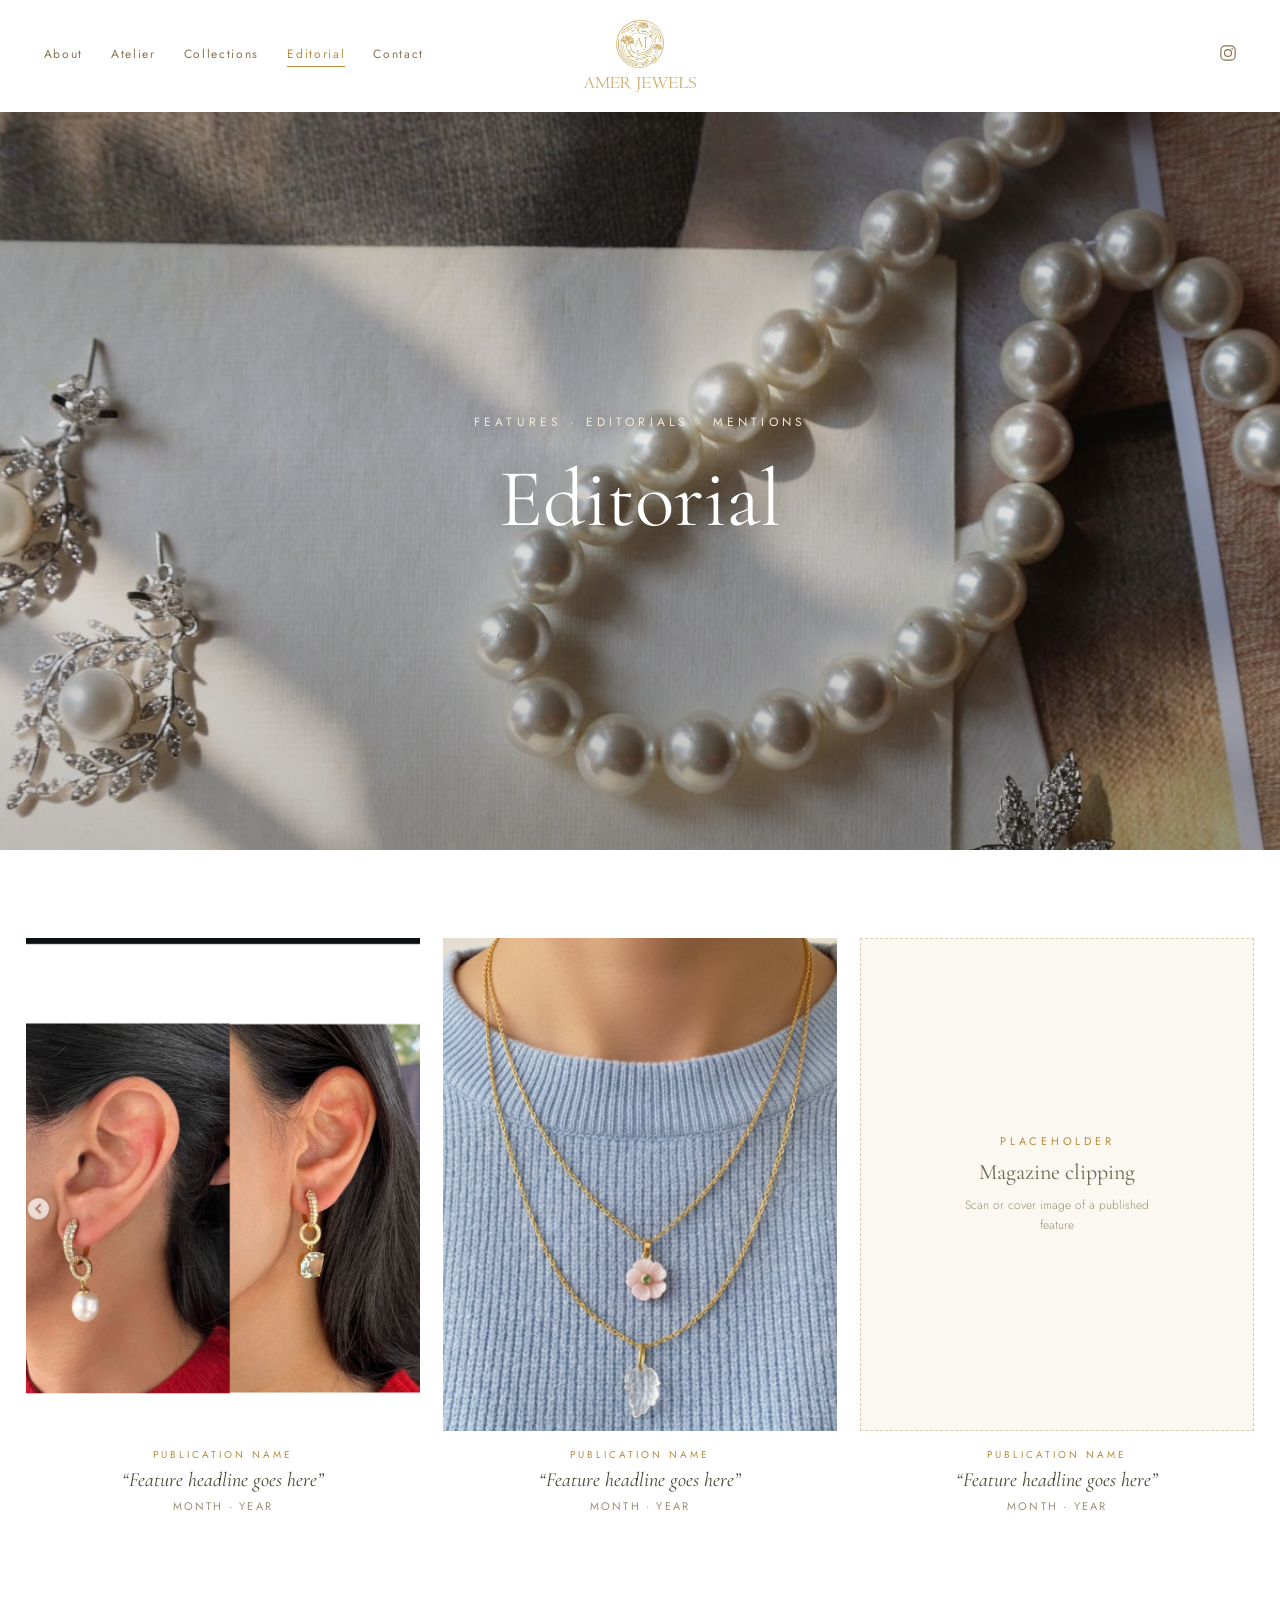
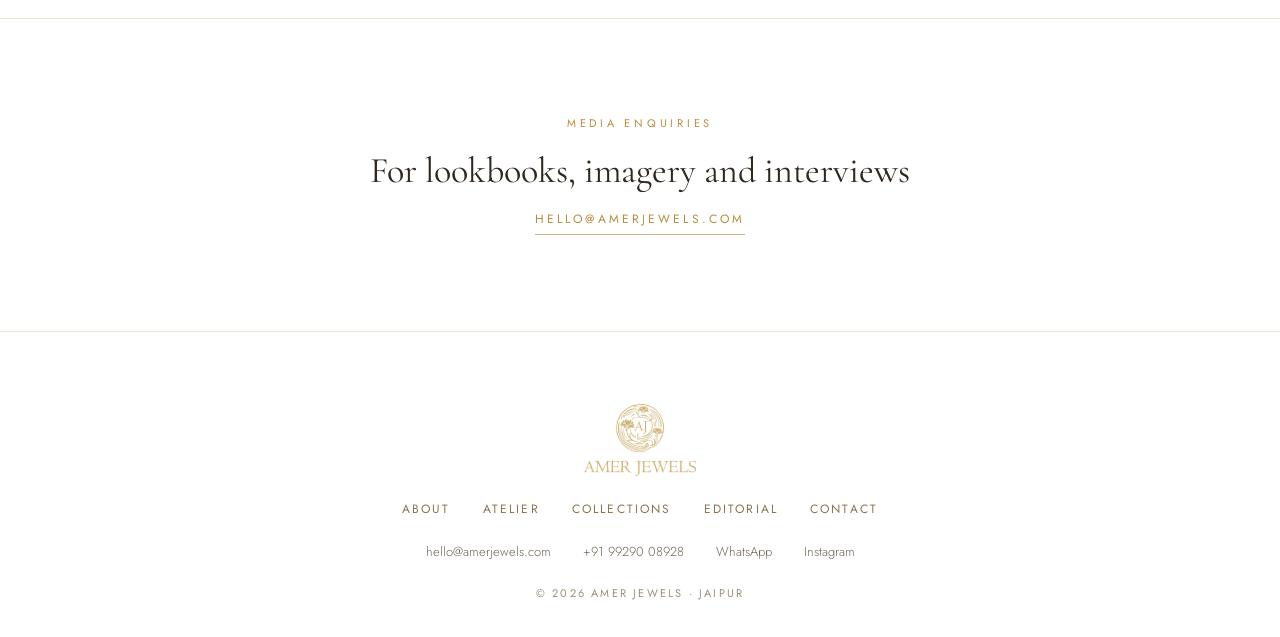
<file: editorial.html>
<!DOCTYPE html>
<html lang="en">
<head>
  <meta charset="utf-8">
  <meta name="viewport" content="width=device-width, initial-scale=1">
  <title>Editorial — Amer Jewels · Gemstone Jewellery from Jaipur</title>
  <meta name="description" content="Features, editorials and behind-the-scenes from the Amer Jewels atelier. Handmade gemstone jewellery from Jaipur — stories, imagery and media enquiries.">
  <link rel="canonical" href="https://amerjewels.com/editorial.html">
  <link rel="icon" href="/favicon.ico" sizes="any">
  <link rel="icon" type="image/png" href="/favicon-32x32.png" sizes="32x32">
  <link rel="icon" type="image/png" href="/favicon-16x16.png" sizes="16x16">
  <link rel="apple-touch-icon" href="/apple-touch-icon.png">
  <meta property="og:type" content="website">
  <meta property="og:site_name" content="Amer Jewels">
  <meta property="og:title" content="Editorial — Amer Jewels · Gemstone Jewellery from Jaipur">
  <meta property="og:description" content="Features, editorials and behind-the-scenes from the Amer Jewels atelier. Handmade gemstone jewellery from Jaipur — stories, imagery and media enquiries.">
  <meta property="og:url" content="https://amerjewels.com/editorial.html">
  <meta property="og:image" content="https://amerjewels.com/images/og-share.jpg">
  <meta property="og:image:width" content="1200">
  <meta property="og:image:height" content="630">
  <meta name="twitter:card" content="summary_large_image">
  <meta name="twitter:title" content="Editorial — Amer Jewels · Gemstone Jewellery from Jaipur">
  <meta name="twitter:description" content="Features, editorials and behind-the-scenes from the Amer Jewels atelier. Handmade gemstone jewellery from Jaipur — stories, imagery and media enquiries.">
  <meta name="twitter:image" content="https://amerjewels.com/images/og-share.jpg">
  <script type="application/ld+json">
  {
    "@context": "https://schema.org",
    "@type": "WebPage",
    "name": "Editorial — Amer Jewels",
    "url": "https://amerjewels.com/editorial.html",
    "description": "Features, editorials and behind-the-scenes from the Amer Jewels atelier. Handmade gemstone jewellery from Jaipur — stories, imagery and media enquiries."
  }
  </script>
  <link rel="preconnect" href="https://fonts.googleapis.com">
  <link rel="preconnect" href="https://fonts.gstatic.com" crossorigin>
  <link href="https://fonts.googleapis.com/css2?family=Cormorant+Garamond:ital,wght@0,400;0,500;0,600;1,400;1,500&family=Jost:wght@300;400;500&display=swap" rel="stylesheet">
  <link rel="stylesheet" href="css/style.css">
</head>
<body>

  <header class="site-header">
    <button class="hamburger" aria-label="Menu" aria-expanded="false">
      <svg width="22" height="22" viewBox="0 0 24 24" fill="none" stroke="currentColor" stroke-width="1.8"><path d="M3 7h18M3 12h18M3 17h18"/></svg>
    </button>
    <nav class="header-nav">
      <a href="about.html" class="nav-link">About</a>
      <a href="atelier.html" class="nav-link">Atelier</a>
      <a href="collections.html" class="nav-link">Collections</a>
      <a href="editorial.html" class="nav-link active">Editorial</a>
      <a href="contact.html" class="nav-link">Contact</a>
    </nav>
    <a href="/" class="header-logo"><img src="images/logo.jpg" alt="Amer Jewels"></a>
    <div class="header-right">
      <a href="https://www.instagram.com/amerjewels" target="_blank" rel="noopener" aria-label="Instagram" class="ig-link">
        <svg width="18" height="18" viewBox="0 0 24 24" fill="none" stroke="currentColor" stroke-width="1.6"><rect x="2.5" y="2.5" width="19" height="19" rx="5.5"></rect><circle cx="12" cy="12" r="4.6"></circle><circle cx="17.6" cy="6.4" r="1.1" fill="currentColor" stroke="none"></circle></svg>
      </a>
    </div>
  </header>

  <main>

    <!-- Full-bleed press hero -->
    <section class="press-hero fade-up">
      <img src="images/press-hero.jpg" alt="Pearl and diamond suite — Amer Jewels editorial">
      <div class="press-hero-overlay">
        <div style="font-size:12px; letter-spacing:0.34em; text-transform:uppercase; color:#F5EBD8; text-shadow:0 1px 16px rgba(30,20,8,0.5);">Features &middot; Editorials &middot; Mentions</div>
        <h1 class="font-serif" style="font-weight:400; font-size:clamp(44px,6.4vw,84px); color:#FFFFFF; text-shadow:0 2px 30px rgba(30,20,8,0.55);">Editorial</h1>
      </div>
    </section>

    <!-- Clippings grid -->
    <section style="display:grid; grid-template-columns:repeat(auto-fit, minmax(min(280px,100%),1fr)); gap:clamp(12px,1.8vw,24px); padding:clamp(48px,7vw,88px) clamp(12px,2vw,28px);">
      <div style="display:flex; flex-direction:column; gap:16px;">
        <div style="overflow:hidden;">
          <img src="images/hoops-duo.png" alt="Day-to-night hoops editorial" class="img-zoom" style="width:100%; aspect-ratio:4/5; object-fit:cover; object-position:center 60%;">
        </div>
        <div style="display:flex; flex-direction:column; align-items:center; gap:6px; text-align:center; padding-bottom:16px;">
          <div style="font-size:10px; letter-spacing:0.3em; text-transform:uppercase; color:#B88C3E;">Publication name</div>
          <div class="font-serif" style="font-style:italic; font-size:20px; color:#4A4334;">&ldquo;Feature headline goes here&rdquo;</div>
          <div style="font-size:11px; letter-spacing:0.2em; text-transform:uppercase; color:#9A8F77;">Month &middot; Year</div>
        </div>
      </div>
      <div style="display:flex; flex-direction:column; gap:16px;">
        <div style="overflow:hidden;">
          <img src="images/necklaces-layered.png" alt="Carved blossom layers editorial" class="img-zoom" style="width:100%; aspect-ratio:4/5; object-fit:cover;">
        </div>
        <div style="display:flex; flex-direction:column; align-items:center; gap:6px; text-align:center; padding-bottom:16px;">
          <div style="font-size:10px; letter-spacing:0.3em; text-transform:uppercase; color:#B88C3E;">Publication name</div>
          <div class="font-serif" style="font-style:italic; font-size:20px; color:#4A4334;">&ldquo;Feature headline goes here&rdquo;</div>
          <div style="font-size:11px; letter-spacing:0.2em; text-transform:uppercase; color:#9A8F77;">Month &middot; Year</div>
        </div>
      </div>
      <div style="display:flex; flex-direction:column; gap:16px;">
        <div style="border:1px dashed #D8CDB4; background:#FBF8F1; aspect-ratio:4/5; display:flex; flex-direction:column; align-items:center; justify-content:center; gap:10px; text-align:center; padding:24px;">
          <div class="section-label">Placeholder</div>
          <div class="font-serif" style="font-size:22px; color:#6E6552;">Magazine clipping</div>
          <div style="font-size:12px; font-weight:300; color:#9A8F77; max-width:30ch; line-height:1.7;">Scan or cover image of a published feature</div>
        </div>
        <div style="display:flex; flex-direction:column; align-items:center; gap:6px; text-align:center; padding-bottom:16px;">
          <div style="font-size:10px; letter-spacing:0.3em; text-transform:uppercase; color:#B88C3E;">Publication name</div>
          <div class="font-serif" style="font-style:italic; font-size:20px; color:#4A4334;">&ldquo;Feature headline goes here&rdquo;</div>
          <div style="font-size:11px; letter-spacing:0.2em; text-transform:uppercase; color:#9A8F77;">Month &middot; Year</div>
        </div>
      </div>
    </section>

    <!-- Media contact -->
    <section style="display:flex; flex-direction:column; align-items:center; gap:18px; text-align:center; border-top:1px solid #EFE8D9; padding:clamp(56px,8vw,96px) 24px;">
      <div class="section-label">Media enquiries</div>
      <div class="font-serif" style="font-size:clamp(24px,3vw,36px); color:#2E281D;">For lookbooks, imagery and interviews</div>
      <a href="mailto:hello@amerjewels.com?subject=Press%20enquiry" class="link-underline">hello@amerjewels.com</a>
    </section>

  </main>

  <footer class="site-footer">
    <img src="images/logo.jpg" alt="Amer Jewels" class="footer-logo">
    <nav class="footer-nav">
      <a href="about.html" class="footer-link">About</a>
      <a href="atelier.html" class="footer-link">Atelier</a>
      <a href="collections.html" class="footer-link">Collections</a>
      <a href="editorial.html" class="footer-link">Editorial</a>
      <a href="contact.html" class="footer-link">Contact</a>
    </nav>
    <div class="footer-contact">
      <a href="mailto:hello@amerjewels.com">hello@amerjewels.com</a>
      <a href="tel:+919929008928">+91 99290 08928</a>
      <a href="https://wa.me/919929008928" target="_blank" rel="noopener">WhatsApp</a>
      <a href="https://www.instagram.com/amerjewels" target="_blank" rel="noopener">Instagram</a>
    </div>
    <div class="footer-copy">&copy; 2026 Amer Jewels &middot; Jaipur</div>
  </footer>

  <script src="js/main.js"></script>
</body>
</html>
</file>
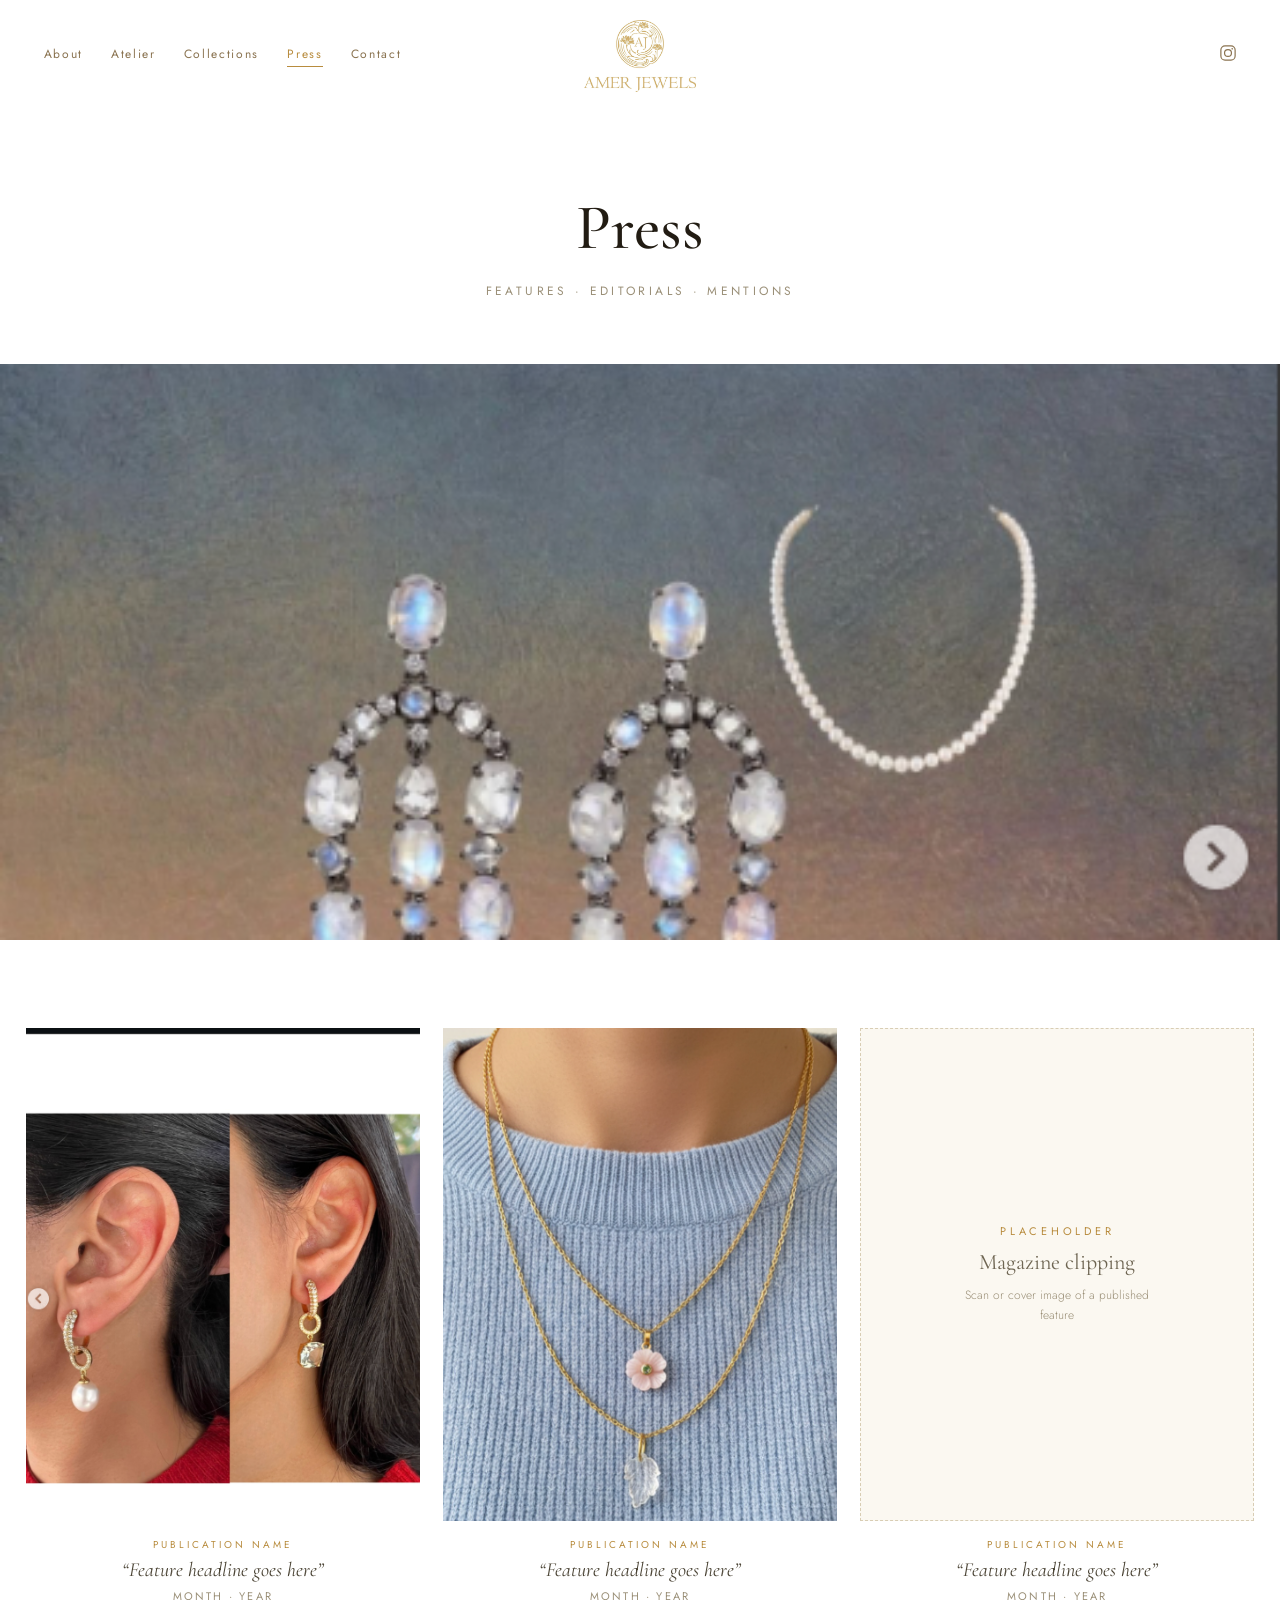
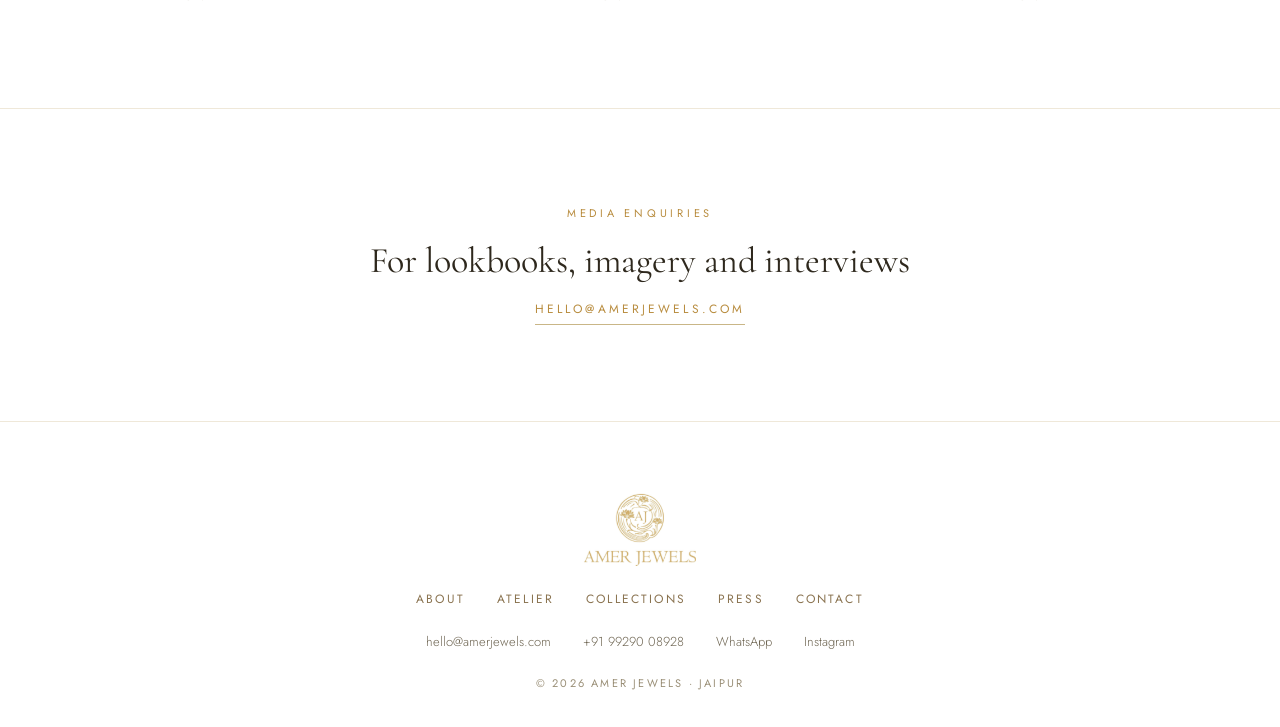
<file: press.html>
<!DOCTYPE html>
<html lang="en">
<head>
  <meta charset="utf-8">
  <meta name="viewport" content="width=device-width, initial-scale=1">
  <title>Press — Amer Jewels</title>
  <meta name="description" content="Features, editorials and mentions. For lookbooks, imagery and interviews contact hello@amerjewels.com.">
  <link rel="preconnect" href="https://fonts.googleapis.com">
  <link rel="preconnect" href="https://fonts.gstatic.com" crossorigin>
  <link href="https://fonts.googleapis.com/css2?family=Cormorant+Garamond:ital,wght@0,400;0,500;0,600;1,400;1,500&family=Jost:wght@300;400;500&display=swap" rel="stylesheet">
  <link rel="stylesheet" href="css/style.css">
</head>
<body>

  <header class="site-header">
    <button class="hamburger" aria-label="Menu" aria-expanded="false">
      <svg width="22" height="22" viewBox="0 0 24 24" fill="none" stroke="currentColor" stroke-width="1.8"><path d="M3 7h18M3 12h18M3 17h18"/></svg>
    </button>
    <nav class="header-nav">
      <a href="about.html" class="nav-link">About</a>
      <a href="atelier.html" class="nav-link">Atelier</a>
      <a href="collections.html" class="nav-link">Collections</a>
      <a href="press.html" class="nav-link active">Press</a>
      <a href="contact.html" class="nav-link">Contact</a>
    </nav>
    <a href="/" class="header-logo"><img src="images/logo.jpg" alt="Amer Jewels"></a>
    <div class="header-right">
      <a href="https://www.instagram.com/amerjewels" target="_blank" rel="noopener" aria-label="Instagram" class="ig-link">
        <svg width="18" height="18" viewBox="0 0 24 24" fill="none" stroke="currentColor" stroke-width="1.6"><rect x="2.5" y="2.5" width="19" height="19" rx="5.5"></rect><circle cx="12" cy="12" r="4.6"></circle><circle cx="17.6" cy="6.4" r="1.1" fill="currentColor" stroke="none"></circle></svg>
      </a>
    </div>
  </header>

  <main>

    <!-- Title -->
    <section style="display:flex; flex-direction:column; align-items:center; gap:16px; text-align:center; padding:clamp(40px,6vw,80px) 24px clamp(36px,5vw,64px);" class="fade-up">
      <h1 class="font-serif" style="font-weight:500; font-size:clamp(36px,5vw,64px);">Press</h1>
      <div style="font-size:12px; letter-spacing:0.28em; text-transform:uppercase; color:#9A8F77;">Features &middot; Editorials &middot; Mentions</div>
    </section>

    <!-- Editorial banner -->
    <section>
      <img src="images/moonstone-editorial.png" alt="Moonstone chandelier earrings — campaign" style="width:100%; height:clamp(380px,64vh,640px); object-fit:cover;">
    </section>

    <!-- Clippings grid -->
    <section style="display:grid; grid-template-columns:repeat(auto-fit, minmax(min(280px,100%),1fr)); gap:clamp(12px,1.8vw,24px); padding:clamp(48px,7vw,88px) clamp(12px,2vw,28px);">
      <div style="display:flex; flex-direction:column; gap:16px;">
        <div style="overflow:hidden;">
          <img src="images/hoops-duo.png" alt="Day-to-night hoops editorial" class="img-zoom" style="width:100%; aspect-ratio:4/5; object-fit:cover; object-position:center 60%;">
        </div>
        <div style="display:flex; flex-direction:column; align-items:center; gap:6px; text-align:center; padding-bottom:16px;">
          <div style="font-size:10px; letter-spacing:0.3em; text-transform:uppercase; color:#B88C3E;">Publication name</div>
          <div class="font-serif" style="font-style:italic; font-size:20px; color:#4A4334;">&ldquo;Feature headline goes here&rdquo;</div>
          <div style="font-size:11px; letter-spacing:0.2em; text-transform:uppercase; color:#9A8F77;">Month &middot; Year</div>
        </div>
      </div>
      <div style="display:flex; flex-direction:column; gap:16px;">
        <div style="overflow:hidden;">
          <img src="images/necklaces-layered.png" alt="Carved blossom layers editorial" class="img-zoom" style="width:100%; aspect-ratio:4/5; object-fit:cover;">
        </div>
        <div style="display:flex; flex-direction:column; align-items:center; gap:6px; text-align:center; padding-bottom:16px;">
          <div style="font-size:10px; letter-spacing:0.3em; text-transform:uppercase; color:#B88C3E;">Publication name</div>
          <div class="font-serif" style="font-style:italic; font-size:20px; color:#4A4334;">&ldquo;Feature headline goes here&rdquo;</div>
          <div style="font-size:11px; letter-spacing:0.2em; text-transform:uppercase; color:#9A8F77;">Month &middot; Year</div>
        </div>
      </div>
      <div style="display:flex; flex-direction:column; gap:16px;">
        <div style="border:1px dashed #D8CDB4; background:#FBF8F1; aspect-ratio:4/5; display:flex; flex-direction:column; align-items:center; justify-content:center; gap:10px; text-align:center; padding:24px;">
          <div class="section-label">Placeholder</div>
          <div class="font-serif" style="font-size:22px; color:#6E6552;">Magazine clipping</div>
          <div style="font-size:12px; font-weight:300; color:#9A8F77; max-width:30ch; line-height:1.7;">Scan or cover image of a published feature</div>
        </div>
        <div style="display:flex; flex-direction:column; align-items:center; gap:6px; text-align:center; padding-bottom:16px;">
          <div style="font-size:10px; letter-spacing:0.3em; text-transform:uppercase; color:#B88C3E;">Publication name</div>
          <div class="font-serif" style="font-style:italic; font-size:20px; color:#4A4334;">&ldquo;Feature headline goes here&rdquo;</div>
          <div style="font-size:11px; letter-spacing:0.2em; text-transform:uppercase; color:#9A8F77;">Month &middot; Year</div>
        </div>
      </div>
    </section>

    <!-- Media contact -->
    <section style="display:flex; flex-direction:column; align-items:center; gap:18px; text-align:center; border-top:1px solid #EFE8D9; padding:clamp(56px,8vw,96px) 24px;">
      <div class="section-label">Media enquiries</div>
      <div class="font-serif" style="font-size:clamp(24px,3vw,36px); color:#2E281D;">For lookbooks, imagery and interviews</div>
      <a href="mailto:hello@amerjewels.com?subject=Press%20enquiry" class="link-underline">hello@amerjewels.com</a>
    </section>

  </main>

  <footer class="site-footer">
    <img src="images/logo.jpg" alt="Amer Jewels" class="footer-logo">
    <nav class="footer-nav">
      <a href="about.html" class="footer-link">About</a>
      <a href="atelier.html" class="footer-link">Atelier</a>
      <a href="collections.html" class="footer-link">Collections</a>
      <a href="press.html" class="footer-link">Press</a>
      <a href="contact.html" class="footer-link">Contact</a>
    </nav>
    <div class="footer-contact">
      <a href="mailto:hello@amerjewels.com">hello@amerjewels.com</a>
      <a href="tel:+919929008928">+91 99290 08928</a>
      <a href="https://wa.me/919929008928" target="_blank" rel="noopener">WhatsApp</a>
      <a href="https://www.instagram.com/amerjewels" target="_blank" rel="noopener">Instagram</a>
    </div>
    <div class="footer-copy">&copy; 2026 Amer Jewels &middot; Jaipur</div>
  </footer>

  <script src="js/main.js"></script>
</body>
</html>
</file>
<file: css/style.css>
/* ===== RESET & BASE ===== */
*, *::before, *::after { box-sizing: border-box; margin: 0; padding: 0; }
html { scroll-behavior: smooth; }
body { font-family: 'Jost', sans-serif; color: #221C13; background: #FFFFFF; min-height: 100vh; -webkit-font-smoothing: antialiased; }
img { display: block; max-width: 100%; }
a { -webkit-tap-highlight-color: transparent; text-decoration: none; }
button { font-family: inherit; cursor: pointer; }
::selection { background: #EFE3C8; }

/* ===== ANIMATIONS ===== */
@keyframes fadeUp { from { opacity: 0; transform: translateY(26px); } to { opacity: 1; transform: translateY(0); } }
.fade-up { animation: fadeUp 0.9s ease both; }
.fade-up-delay { animation: fadeUp 0.9s ease 0.1s both; }

/* ===== TYPOGRAPHY ===== */
.font-serif { font-family: 'Cormorant Garamond', serif; }
.uppercase { text-transform: uppercase; }
.text-balance { text-wrap: balance; }
.text-pretty { text-wrap: pretty; }

/* ===== COLORS ===== */
.text-gold { color: #B88C3E; }
.text-muted { color: #6E6552; }
.text-subtle { color: #9A8F77; }
.text-warm { color: #8A7350; }
.text-dark { color: #221C13; }
.text-body { color: #4A4334; }
.bg-cream { background: #FBF7EE; }
.bg-warm { background: #F7F2E7; }

/* ===== HEADER ===== */
.site-header {
  display: flex; flex-wrap: wrap; align-items: center; justify-content: space-between;
  gap: 18px; padding: 20px clamp(20px, 3.4vw, 48px); position: relative;
}
.header-nav {
  display: flex; flex-wrap: wrap; align-items: center;
  gap: clamp(14px, 2.2vw, 28px); flex: 1 1 280px; order: 1;
}
.header-logo { display: block; order: 2; flex: 0 1 auto; margin: 0 auto; }
.header-logo img { height: 72px; width: auto; mix-blend-mode: multiply; }
.header-right { display: flex; justify-content: flex-end; flex: 1 1 280px; order: 3; align-items: center; gap: 16px; }
.nav-link {
  font-size: 12px; letter-spacing: 0.14em; text-decoration: none;
  color: #8A7350; transition: color 0.3s; padding-bottom: 3px;
  border-bottom: 1px solid transparent;
}
.nav-link:hover { color: #B88C3E; }
.nav-link.active { color: #B88C3E; border-bottom-color: #B88C3E; }
.ig-link { text-decoration: none; color: #8A7350; transition: color 0.3s; }
.ig-link:hover { color: #B88C3E; }

/* Mobile hamburger */
.hamburger {
  display: none; background: none; border: none; padding: 4px;
  color: #8A7350; order: 0; cursor: pointer;
}
@media (max-width: 680px) {
  .hamburger { display: block; }
  .header-nav {
    display: none; flex-basis: 100%; order: 4;
    flex-direction: column; align-items: flex-start; gap: 16px;
    padding: 20px 0 10px; border-top: 1px solid #EFE8D9;
  }
  .header-nav.open { display: flex; }
  .header-logo { order: 1; }
  .header-right { order: 2; flex: 0; }
}

/* ===== FOOTER ===== */
.site-footer {
  border-top: 1px solid #EFE8D9; display: flex; flex-direction: column;
  align-items: center; gap: 24px; padding: clamp(48px, 6vw, 72px) 24px 36px;
}
.footer-logo { height: 72px; mix-blend-mode: multiply; }
.footer-nav {
  display: flex; flex-wrap: wrap; justify-content: center;
  gap: clamp(16px, 2.6vw, 32px);
}
.footer-link {
  font-size: 12px; letter-spacing: 0.18em; text-transform: uppercase;
  text-decoration: none; color: #8A7350; transition: color 0.3s;
}
.footer-link:hover { color: #B88C3E; }
.footer-contact {
  display: flex; flex-wrap: wrap; justify-content: center;
  gap: clamp(16px, 2.6vw, 32px);
}
.footer-contact a {
  font-size: 13px; font-weight: 300; text-decoration: none;
  color: #6E6552; transition: color 0.3s;
}
.footer-contact a:hover { color: #B88C3E; }
.footer-copy {
  font-size: 11px; letter-spacing: 0.2em; text-transform: uppercase; color: #9A8F77;
}

/* ===== BUTTONS ===== */
.btn-primary {
  display: inline-block; font-size: 12px; letter-spacing: 0.24em; text-transform: uppercase;
  text-decoration: none; text-align: center; color: #FFFFFF; background: #B88C3E;
  border: 1px solid #B88C3E; padding: 16px 34px; transition: background 0.35s;
}
.btn-primary:hover { background: #A07A30; }
.btn-outline {
  display: inline-block; font-size: 12px; letter-spacing: 0.24em; text-transform: uppercase;
  text-decoration: none; text-align: center; color: #B88C3E; background: transparent;
  border: 1px solid #C9B687; padding: 16px 34px; transition: background 0.35s, color 0.35s;
}
.btn-outline:hover { background: #B88C3E; color: #FFFFFF; }
.btn-ghost {
  display: inline-block; font-size: 12px; letter-spacing: 0.26em; text-transform: uppercase;
  text-decoration: none; color: #FFFFFF; border: 1px solid rgba(255,255,255,0.7);
  padding: 15px 34px; transition: background 0.35s, color 0.35s;
}
.btn-ghost:hover { background: #FFFFFF; color: #221C13; }
.link-arrow {
  font-size: 12px; letter-spacing: 0.24em; text-transform: uppercase; text-decoration: none;
  color: #B88C3E; display: inline-flex; align-items: center; gap: 10px;
  border-bottom: 1px solid #C9B687; padding-bottom: 6px; width: fit-content; transition: gap 0.3s;
}
.link-arrow:hover { gap: 16px; }
.link-underline {
  font-size: 12px; letter-spacing: 0.26em; text-transform: uppercase; text-decoration: none;
  color: #B88C3E; border-bottom: 1px solid #C9B687; padding-bottom: 6px; transition: color 0.3s;
}
.link-underline:hover { color: #8A6A28; }

/* ===== SHARED SECTION STYLES ===== */
.section-label {
  font-size: 11px; letter-spacing: 0.34em; text-transform: uppercase; color: #B88C3E;
}
.section-title {
  font-family: 'Cormorant Garamond', serif; font-weight: 500;
  font-size: clamp(32px, 4vw, 52px); margin: 0;
}
.divider { width: 56px; height: 1px; background: #C9B687; }

/* ===== IMAGE HOVER ===== */
.img-zoom { transition: transform 1.1s cubic-bezier(.16,.7,.2,1); }
.img-zoom:hover { transform: scale(1.045); }

/* ===== HOME HERO CAROUSEL ===== */
.hero-carousel {
  flex: 1 1 420px; position: relative; overflow: hidden;
  min-height: clamp(440px, 72vh, 780px); background: #EADBBE;
}
.hero-carousel img {
  position: absolute; inset: 0; width: 100%; height: 100%;
  object-fit: cover; opacity: 0; transition: opacity 1.6s ease;
}
.hero-carousel img:first-child { opacity: 1; }

/* ===== SCROLL REVEAL ===== */
[data-reveal] {
  opacity: 0; transform: translateY(38px);
  transition: opacity 1.1s cubic-bezier(.16,.7,.2,1), transform 1.1s cubic-bezier(.16,.7,.2,1);
}
[data-reveal].revealed { opacity: 1; transform: none; }
@media (prefers-reduced-motion: reduce) {
  [data-reveal] { opacity: 1; transform: none; transition: none; }
}

/* ===== PARALLAX ===== */
.parallax-section { overflow: hidden; height: clamp(500px, 92vh, 960px); }
.parallax-section img { width: 100%; height: 116%; object-fit: cover; object-position: center 18%; will-change: transform; }
@media (max-width: 680px) {
  .hero-carousel { min-height: clamp(300px, 56vh, 480px); }
  .parallax-section { height: clamp(360px, 64vh, 520px); }
  .parallax-section img { height: 100%; will-change: auto; }
}

/* ===== PRESS HERO ===== */
.press-hero { position: relative; }
.press-hero img { width: 100%; height: clamp(440px, 82vh, 820px); object-fit: cover; object-position: center 28%; }
.press-hero-overlay {
  position: absolute; inset: 0; display: flex; flex-direction: column;
  align-items: center; justify-content: center; gap: 18px; text-align: center;
  padding: 24px;
  background: linear-gradient(180deg, rgba(40,30,18,0.28) 0%, rgba(40,30,18,0.10) 45%, rgba(40,30,18,0.30) 100%);
}

/* ===== COLLECTIONS ===== */
.filter-btn {
  font-family: 'Jost', sans-serif; font-size: 12px; letter-spacing: 0.24em;
  text-transform: uppercase; background: none; border: none; cursor: pointer;
  padding: 6px 2px; color: #8A8071; border-bottom: 1px solid transparent; transition: color 0.3s;
}
.filter-btn.active { color: #B88C3E; border-bottom-color: #B88C3E; }
.filter-btn:hover { color: #B88C3E; }

.product-grid {
  display: grid; grid-template-columns: repeat(auto-fill, minmax(min(280px, 100%), 1fr));
  gap: clamp(12px, 1.8vw, 24px); padding: 0 clamp(12px, 2vw, 28px) clamp(64px, 8vw, 100px);
}
.product-card { cursor: pointer; display: flex; flex-direction: column; gap: 14px; animation: fadeUp 0.7s ease both; }
.product-card .img-wrap { overflow: hidden; }
.product-card img { width: 100%; aspect-ratio: 4/5; object-fit: cover; transition: transform 0.8s ease; }
.product-card:hover img { transform: scale(1.05); }
.product-card .info { display: flex; flex-direction: column; align-items: center; gap: 5px; text-align: center; padding-bottom: 8px; }
.product-card .name { font-family: 'Cormorant Garamond', serif; font-size: 22px; font-weight: 500; }
.product-card .cat { font-size: 10px; letter-spacing: 0.28em; text-transform: uppercase; color: #9A8F77; }

/* Detail overlay */
.overlay {
  position: fixed; inset: 0; z-index: 100; background: rgba(24,19,11,0.55);
  display: flex; align-items: center; justify-content: center;
  padding: clamp(12px, 3vw, 48px); backdrop-filter: blur(3px);
  opacity: 0; pointer-events: none; transition: opacity 0.3s;
}
.overlay.open { opacity: 1; pointer-events: auto; }
.overlay-card {
  position: relative; background: #FFFFFF; max-width: 1020px; width: 100%;
  max-height: 92vh; overflow: auto; display: flex; flex-wrap: wrap;
  animation: fadeUp 0.5s ease both;
}
.overlay-close {
  position: absolute; top: 14px; right: 14px; z-index: 2; width: 44px; height: 44px;
  border: none; background: rgba(255,255,255,0.85); color: #221C13; font-size: 22px;
  cursor: pointer; border-radius: 999px; display: flex; align-items: center;
  justify-content: center; transition: background 0.3s;
}
.overlay-close:hover { background: #F1E9D8; }
.overlay-img { flex: 1 1 420px; min-height: 320px; }
.overlay-img img { width: 100%; height: 100%; min-height: 320px; max-height: 92vh; object-fit: cover; }
.overlay-body {
  flex: 1 1 320px; display: flex; flex-direction: column; justify-content: center;
  gap: 20px; padding: clamp(28px, 4vw, 56px);
}

/* ===== CONTACT FORM ===== */
.form-field {
  display: flex; flex-direction: column; gap: 8px;
}
.form-label {
  font-size: 12px; letter-spacing: 0.18em; text-transform: uppercase; color: #8A8071;
}
.form-input, .form-textarea {
  font-family: 'Jost', sans-serif; font-size: 15px; font-weight: 300; color: #221C13;
  background: #FBF8F1; border: 1px solid #E8E0CC; padding: 15px 16px;
  transition: border-color 0.3s; outline: none;
}
.form-input:focus, .form-textarea:focus { border-color: #B88C3E; }
.form-textarea { resize: vertical; }
.form-hint {
  font-size: 13px; font-weight: 300; color: #A0703C; background: #FBF3E2;
  border: 1px solid #EBD9B4; padding: 12px 16px; display: none;
}
.form-hint.show { display: block; }
</file>
